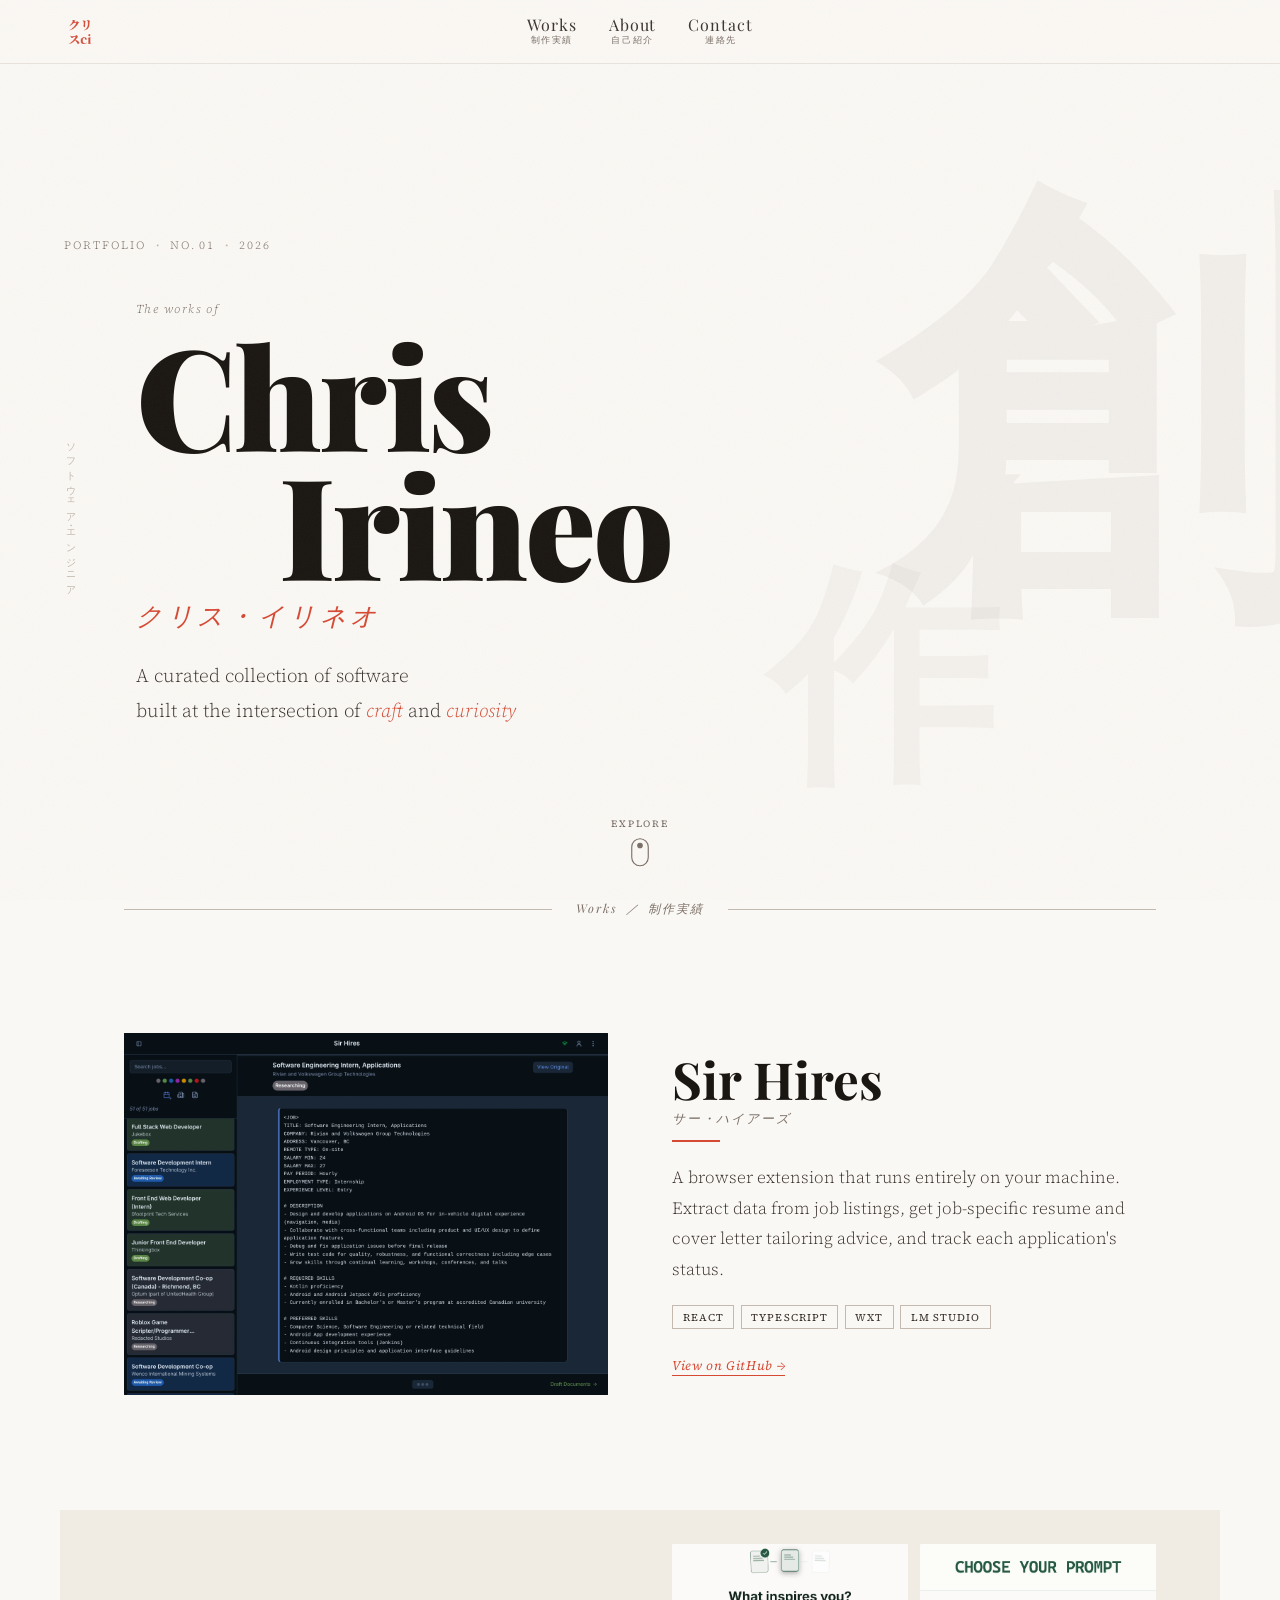
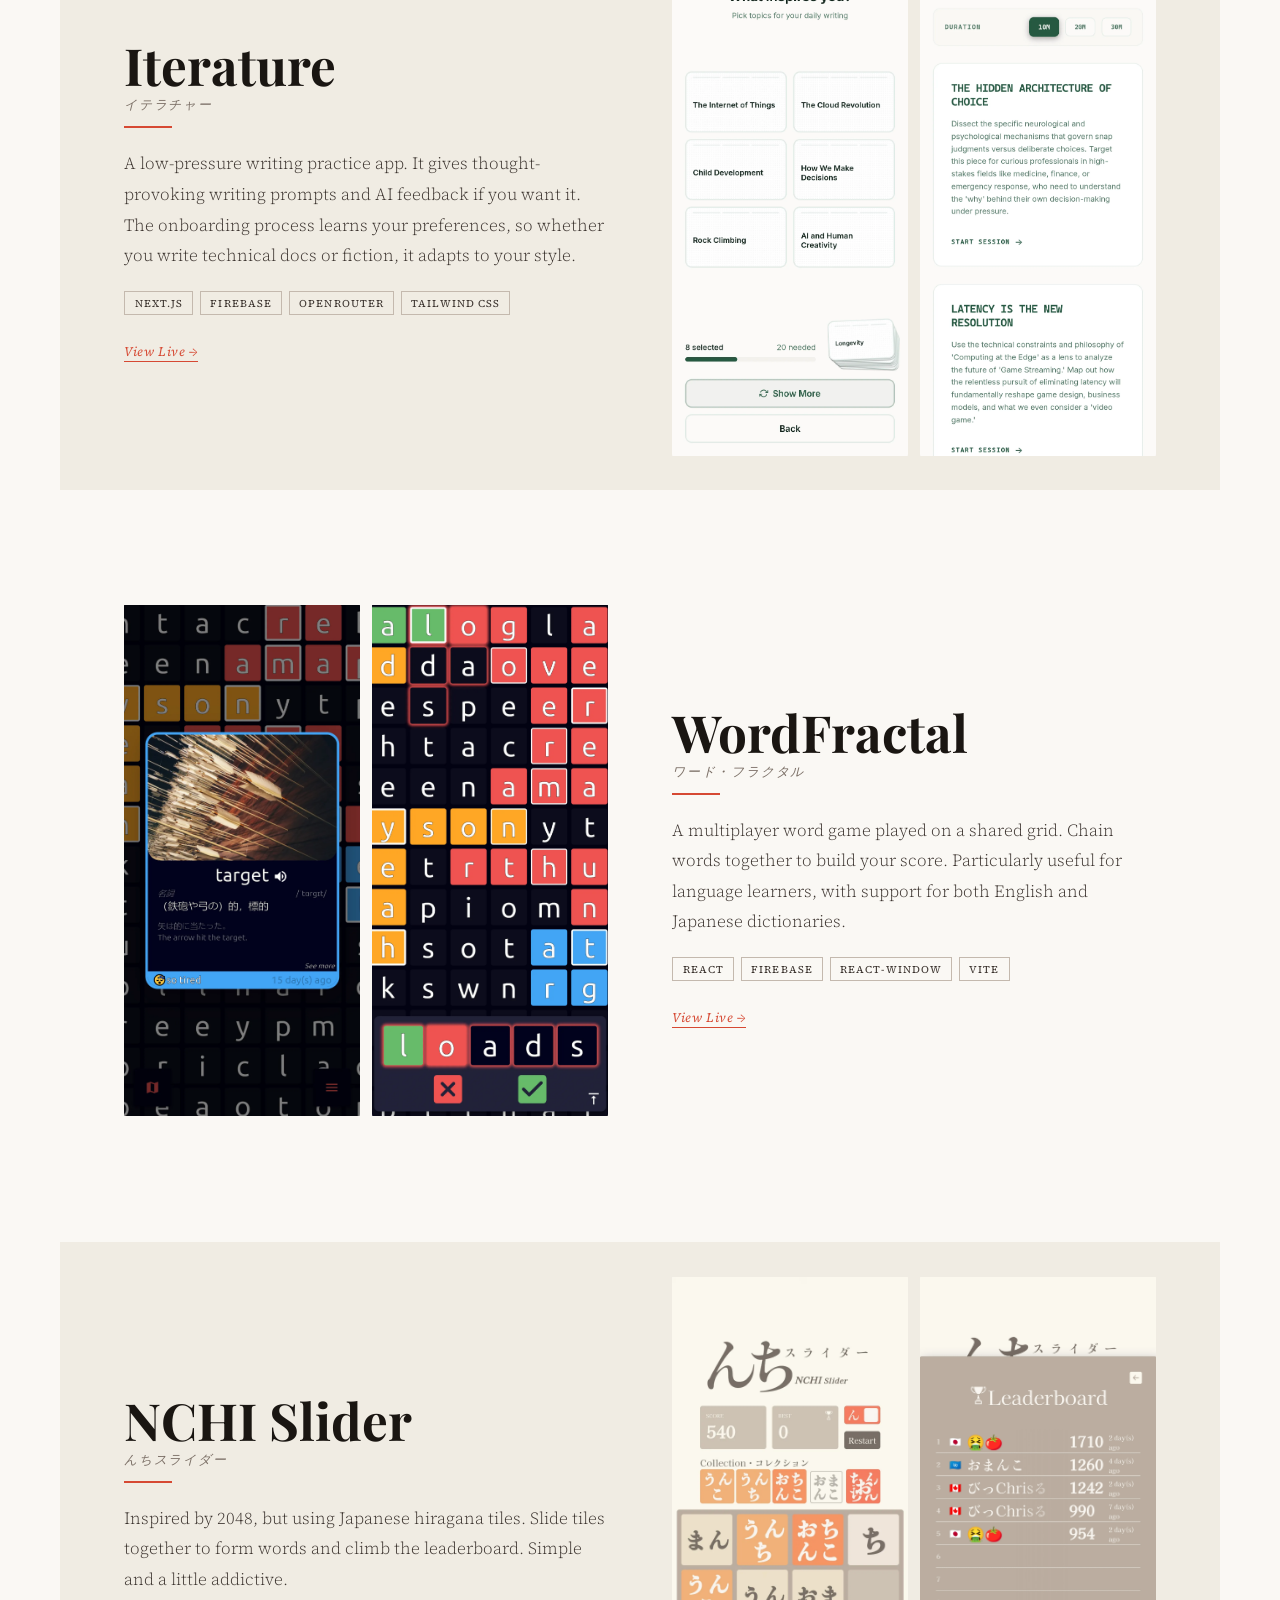
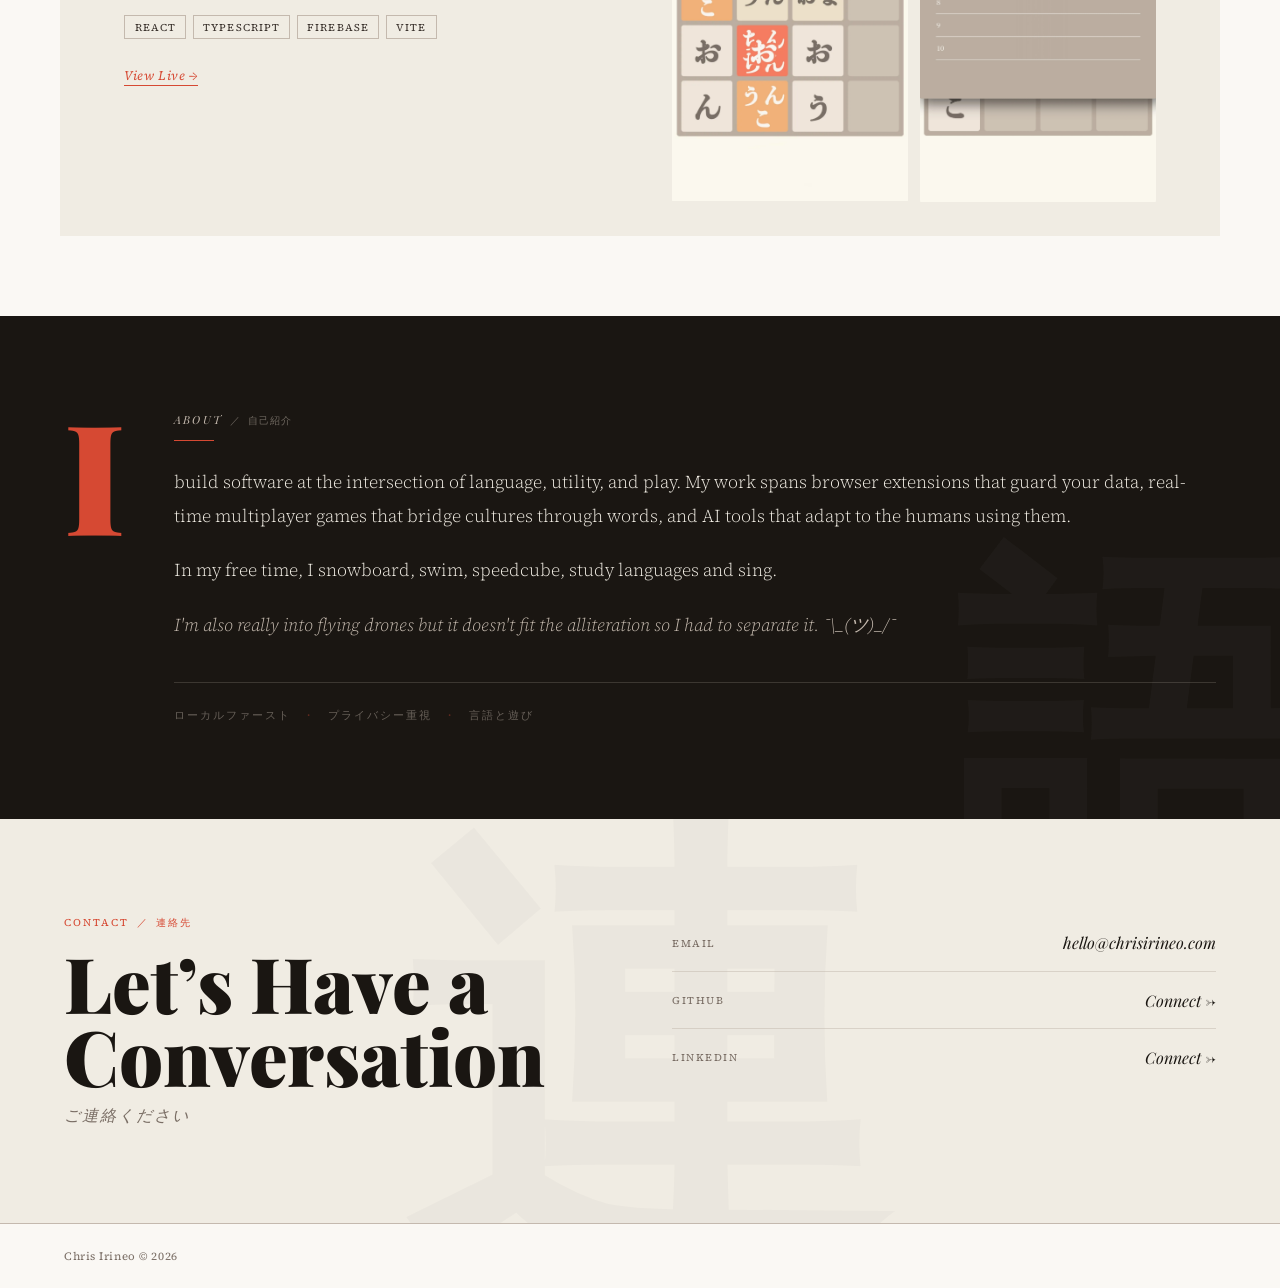
<file: index.html>
<!DOCTYPE html>
<html lang="en">
<head>
  <meta charset="UTF-8">
  <meta name="viewport" content="width=device-width, initial-scale=1.0">
  <meta name="description" content="Chris Irineo — Software developer. Selected works.">
  <meta name="theme-color" content="#faf8f4">
  <title>Chris Irineo Portfolio</title>
  <link rel="icon" type="image/x-icon" href="favicon.ico">
  <link rel="icon" type="image/webp" href="assets/favicon-192.webp">
  <link rel="apple-touch-icon" href="assets/favicon-192.webp">
  <link rel="preconnect" href="https://fonts.googleapis.com">
  <link rel="preconnect" href="https://fonts.gstatic.com" crossorigin>
  <link href="https://fonts.googleapis.com/css2?family=Playfair+Display:ital,wght@0,400;0,700;0,900;1,400;1,700&family=Source+Serif+4:ital,opsz,wght@0,8..60,300;0,8..60,400;1,8..60,400&display=swap" rel="stylesheet">
  <link rel="stylesheet" href="styles.css">
</head>
<body>

  <div class="paper-texture" aria-hidden="true"></div>

  <!-- Nav -->
  <nav class="nav" id="nav">
    <!-- Logo image -->
    <a href="#home" class="nav-logo" aria-label="クリス・イリネオ — home">
      <img src="assets/kurisu ci.png" alt="クリス・イリネオ" class="nav-logo-img">
    </a>

    <!-- Text links: kanji + English beneath -->
    <div class="nav-center">
      <ul class="nav-links" role="list">
        <li>
          <a href="#work" class="nav-link" data-section="work">
            <span class="nav-link-jp">Works</span>
            <span class="nav-link-en">制作実績</span>
          </a>
        </li>
        <li>
          <a href="#about" class="nav-link" data-section="about">
            <span class="nav-link-jp">About</span>
            <span class="nav-link-en">自己紹介</span>
          </a>
        </li>
        <li>
          <a href="#contact" class="nav-link" data-section="contact">
            <span class="nav-link-jp">Contact</span>
            <span class="nav-link-en">連絡先</span>
          </a>
        </li>
      </ul>
    </div>
  </nav>

  <!-- Hero -->
  <header id="home" class="hero">

    <!-- Large background kanji decoration -->
    <div class="hero-bg-kanji" aria-hidden="true">
      <span class="bg-kanji bg-kanji--1">創</span>
      <span class="bg-kanji bg-kanji--2">作</span>
    </div>

    <div class="hero-issue">
      <span class="issue-label">Portfolio</span>
      <span class="issue-sep">&nbsp;&bull;&nbsp;</span>
      <span class="issue-num">No.&thinsp;01</span>
      <span class="issue-sep">&nbsp;&bull;&nbsp;</span>
      <span class="issue-year">2026</span>
    </div>

    <div class="hero-body">
      <!-- Vertical Japanese text — always visible -->
      <div class="hero-left">
        <div class="hero-vtext">ソフトウェア・エンジニア</div>
      </div>

      <div class="hero-center">
        <p class="hero-eyebrow">The works of</p>

        <!-- Name with brush-stroke clip reveal -->
        <h1 class="hero-name">
          <span class="hero-name-line">Chris</span>
          <span class="hero-name-line hero-name-line--indent">Irineo</span>
        </h1>

        <!-- Katakana name beneath -->
        <p class="hero-kana-name" aria-label="Kurisu Irineо">クリス・イリネオ</p>

        <p class="hero-desc">
          A curated collection of software<br>
          built at the intersection of <em>craft</em> and <em>curiosity</em>
        </p>
      </div>
    </div>

    <!-- Explore indicator — bottom center -->
    <a href="#work" class="hero-explore">
      <span>Explore</span>
      <svg viewBox="0 0 24 40" fill="none" stroke="currentColor" stroke-width="1.5">
        <rect x="1" y="1" width="22" height="36" rx="11"/>
        <circle class="scroll-dot" cx="12" cy="10" r="3" fill="currentColor"/>
      </svg>
    </a>
  </header>

  <!-- Work -->
  <section id="work" class="work">
    <header class="work-header">
      <div class="work-header-rule"></div>
      <h2 class="work-header-title">Works&ensp;／&ensp;制作実績</h2>
      <div class="work-header-rule"></div>
    </header>

     <!-- Sir Hires -->
     <article class="spread reveal">
       <div class="spread-fig">
         <div class="spread-screenshots spread-screenshots--single">
           <picture>
             <source srcset="assets/sir-hires-1.webp" type="image/webp">
              <img src="assets/sir-hires-1.png" alt="Sir Hires browser extension interface" class="spread-screenshot">
            </picture>
          </div>
        </div>
      <div class="spread-text">
        <h3 class="spread-title">Sir Hires</h3>
        <p class="spread-title-jp" aria-hidden="true">サー・ハイアーズ</p>
        <div class="spread-rule"></div>
        <p class="spread-body">
          A browser extension that runs entirely on your machine. Extract data from job listings,
          get job-specific resume and cover letter tailoring advice, and track each application's status.
        </p>
        <ul class="spread-stack">
          <li>React</li><li>TypeScript</li><li>WXT</li><li>LM Studio</li>
        </ul>
        <a href="https://github.com/chriskevini/sir-hires" class="spread-link" target="_blank" rel="noopener">
          View on GitHub &rarr;
        </a>
      </div>
    </article>

     <!-- Iterature -->
     <article class="spread spread--flip reveal">
       <div class="spread-fig">
         <div class="spread-screenshots">
           <picture>
             <source srcset="assets/iterature-1.webp" type="image/webp">
             <img src="assets/iterature-1.png" alt="Iterature writing coach interface" class="spread-screenshot">
           </picture>
           <picture>
              <source srcset="assets/iterature-2.webp" type="image/webp">
              <img src="assets/iterature-2.png" alt="Iterature feedback interface" class="spread-screenshot">
            </picture>
          </div>
        </div>
      <div class="spread-text">
        <h3 class="spread-title">Iterature</h3>
        <p class="spread-title-jp" aria-hidden="true">イテラチャー</p>
        <div class="spread-rule"></div>
        <p class="spread-body">
          A low-pressure writing practice app. It gives thought-provoking writing prompts
          and AI feedback if you want it. The onboarding process learns your preferences,
          so whether you write technical docs or fiction, it adapts to your style.
        </p>
        <ul class="spread-stack">
          <li>Next.js</li><li>Firebase</li><li>OpenRouter</li><li>Tailwind CSS</li>
        </ul>
        <a href="https://iterature.app/" class="spread-link" target="_blank" rel="noopener">
          View Live &rarr;
        </a>
      </div>
    </article>

    <!-- WordFractal -->
    <article class="spread reveal">
      <div class="spread-fig">
        <div class="spread-screenshots">
          <picture>
            <source srcset="assets/word-fractal-1.webp" type="image/webp">
            <img src="assets/word-fractal-1.png" alt="WordFractal gameplay with word tiles" class="spread-screenshot spread-screenshot--main">
          </picture>
          <div class="spread-screenshots-secondary">
            <picture>
              <source srcset="assets/word-fractal-2.webp" type="image/webp">
               <img src="assets/word-fractal-2.png" alt="WordFractal word building" class="spread-screenshot">
             </picture>
           </div>
         </div>
       </div>
      <div class="spread-text">
        <h3 class="spread-title">WordFractal</h3>
        <p class="spread-title-jp" aria-hidden="true">ワード・フラクタル</p>
        <div class="spread-rule"></div>
        <p class="spread-body">
          A multiplayer word game played on a shared grid. Chain words together to build your score.
          Particularly useful for language learners, with support for both English and Japanese dictionaries.
        </p>
        <ul class="spread-stack">
          <li>React</li><li>Firebase</li><li>react-window</li><li>Vite</li>
        </ul>
        <a href="https://wordfractal.web.app/" class="spread-link" target="_blank" rel="noopener">
          View Live &rarr;
        </a>
      </div>
    </article>

     <!-- NCHI Slider -->
     <article class="spread spread--flip reveal">
       <div class="spread-fig">
         <div class="spread-screenshots">
           <picture>
             <source srcset="assets/nchi-slider-1.webp" type="image/webp">
             <img src="assets/nchi-slider-1.jpeg" alt="NCHI Slider gameplay" class="spread-screenshot">
           </picture>
           <picture>
             <source srcset="assets/nchi-slider-2.webp" type="image/webp">
              <img src="assets/nchi-slider-2.jpeg" alt="NCHI Slider word completion" class="spread-screenshot">
            </picture>
          </div>
        </div>
      <div class="spread-text">
        <h3 class="spread-title">NCHI Slider</h3>
        <p class="spread-title-jp" aria-hidden="true">んちスライダー</p>
        <div class="spread-rule"></div>
        <p class="spread-body">
          Inspired by 2048, but using Japanese hiragana tiles. Slide tiles together to form words
          and climb the leaderboard. Simple and a little addictive.
        </p>
        <ul class="spread-stack">
          <li>React</li><li>TypeScript</li><li>Firebase</li><li>Vite</li>
        </ul>
        <a href="https://nchislider.web.app/" class="spread-link" target="_blank" rel="noopener">
          View Live &rarr;
        </a>
      </div>
    </article>
  </section>

  <!-- About -->
  <section id="about" class="about">
    <div class="about-inner">
      <div class="about-dropcap-wrap">
        <span class="dropcap" aria-hidden="true">I</span>
      </div>
      <div class="about-text-col">
        <h2 class="about-heading">About&ensp;<span class="about-heading-jp">／&ensp;自己紹介</span></h2>
        <div class="about-rule"></div>
        <p class="about-body">
          build software at the intersection of language, utility, and play. My work
          spans browser extensions that guard your data, real-time multiplayer games that
          bridge cultures through words, and AI tools that adapt to the humans using them.
        </p>
        <p class="about-body">
          In my free time, I snowboard, swim, speedcube, study languages and sing.
        </p>
        <p class="about-body about-body--italic">
          I'm also really into flying drones but it doesn't fit the alliteration so I had to separate it.
          ¯\_(ツ)_/¯
        </p>
        <!-- Japanese colophon strip -->
        <div class="about-colophon" aria-hidden="true">
          <span>ローカルファースト</span>
          <span class="colophon-sep">・</span>
          <span>プライバシー重視</span>
          <span class="colophon-sep">・</span>
          <span>言語と遊び</span>
        </div>
      </div>
    </div>
  </section>

  <!-- Contact -->
  <section id="contact" class="contact">
    <div class="contact-inner">
      <div class="contact-left">
        <span class="contact-eyebrow">Contact&ensp;／&ensp;連絡先</span>
        <h2 class="contact-heading">Let&rsquo;s Have a<br>Conversation</h2>
        <p class="contact-jp" aria-hidden="true">ご連絡ください</p>
      </div>
      <div class="contact-right">
        <a href="mailto:hello@chrisirineo.com" class="contact-row">
          <span class="contact-row-label">Email</span>
          <span class="contact-row-value">hello@chrisirineo.com</span>
        </a>
        <div class="contact-sep"></div>
        <a href="https://github.com/chriskevini" class="contact-row" target="_blank" rel="noopener">
          <span class="contact-row-label">GitHub</span>
          <span class="contact-row-value">Connect &rarr;</span>
        </a>
        <div class="contact-sep"></div>
        <a href="https://www.linkedin.com/in/chris-irineo/" class="contact-row" target="_blank" rel="noopener">
          <span class="contact-row-label">LinkedIn</span>
          <span class="contact-row-value">Connect &rarr;</span>
        </a>
      </div>
    </div>
  </section>

  <footer class="footer">
    <span class="footer-left">Chris Irineo &copy; 2026</span>
  </footer>

  <script src="main.js"></script>
</body>
</html>
</file>
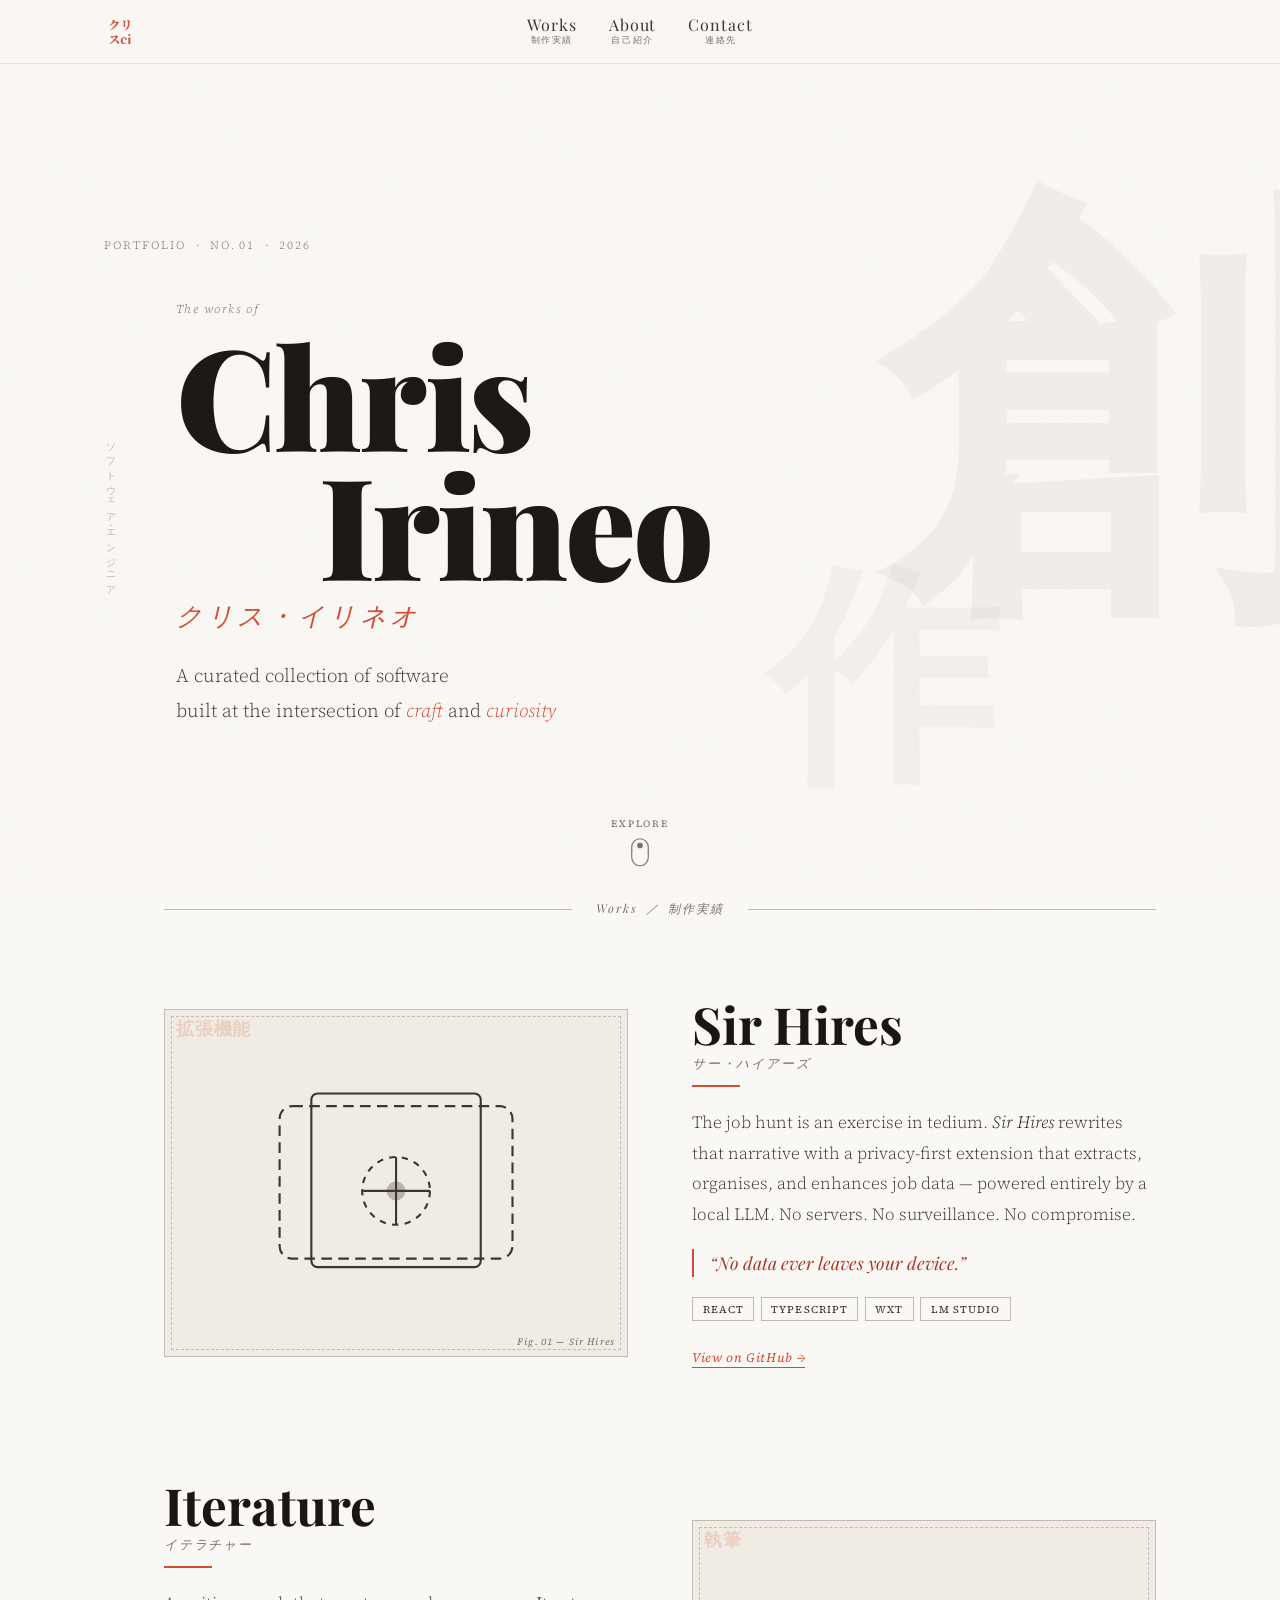
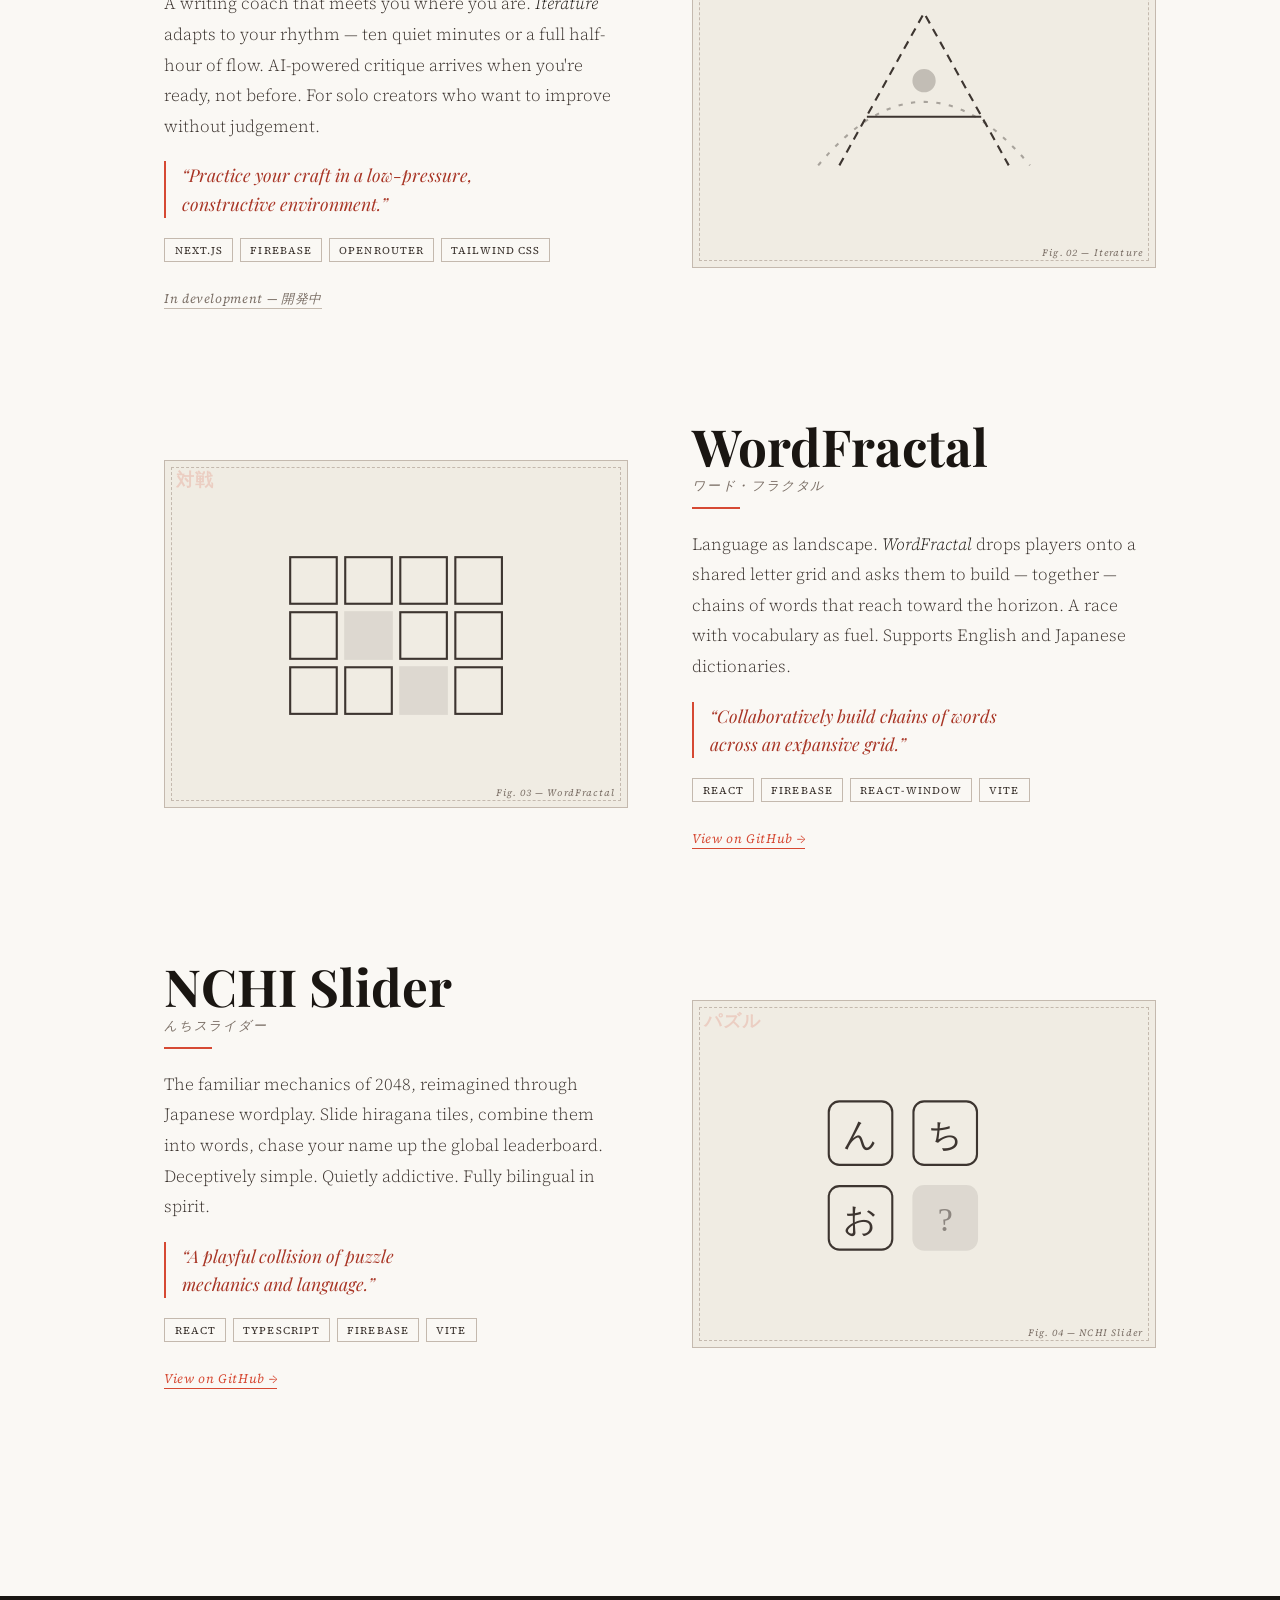
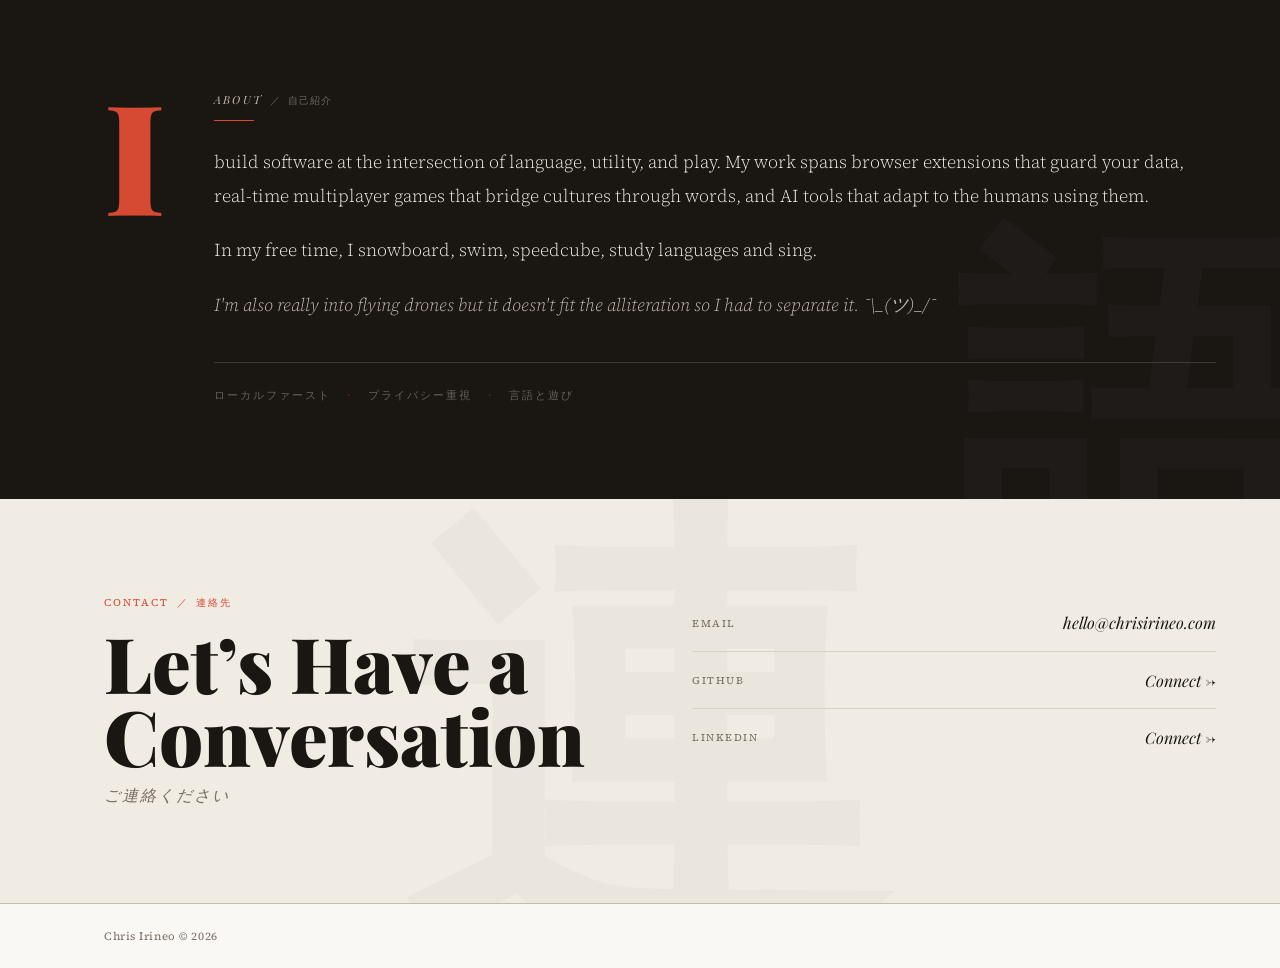
<file: 1/index.html>
<!DOCTYPE html>
<html lang="en">
<head>
  <meta charset="UTF-8">
  <meta name="viewport" content="width=device-width, initial-scale=1.0">
  <meta name="description" content="Chris Irineo — Software developer. Selected works.">
  <meta name="theme-color" content="#faf8f4">
  <title>クリス・イリネオ — Atelier</title>
  <link rel="preconnect" href="https://fonts.googleapis.com">
  <link rel="preconnect" href="https://fonts.gstatic.com" crossorigin>
  <link href="https://fonts.googleapis.com/css2?family=Playfair+Display:ital,wght@0,400;0,700;0,900;1,400;1,700&family=Source+Serif+4:ital,opsz,wght@0,8..60,300;0,8..60,400;1,8..60,400&display=swap" rel="stylesheet">
  <link rel="stylesheet" href="styles.css">
</head>
<body>

  <div class="paper-texture" aria-hidden="true"></div>

  <!-- Nav -->
  <nav class="nav" id="nav">
    <!-- Logo image -->
    <a href="#home" class="nav-logo" aria-label="クリス・イリネオ — home">
      <img src="../kurisu ci.png" alt="クリス・イリネオ" class="nav-logo-img">
    </a>

    <!-- Text links: kanji + English beneath -->
    <div class="nav-center">
      <ul class="nav-links" role="list">
        <li>
          <a href="#work" class="nav-link" data-section="work">
            <span class="nav-link-jp">Works</span>
            <span class="nav-link-en">制作実績</span>
          </a>
        </li>
        <li>
          <a href="#about" class="nav-link" data-section="about">
            <span class="nav-link-jp">About</span>
            <span class="nav-link-en">自己紹介</span>
          </a>
        </li>
        <li>
          <a href="#contact" class="nav-link" data-section="contact">
            <span class="nav-link-jp">Contact</span>
            <span class="nav-link-en">連絡先</span>
          </a>
        </li>
      </ul>
    </div>
  </nav>

  <!-- Hero -->
  <header id="home" class="hero">

    <!-- Large background kanji decoration -->
    <div class="hero-bg-kanji" aria-hidden="true">
      <span class="bg-kanji bg-kanji--1">創</span>
      <span class="bg-kanji bg-kanji--2">作</span>
    </div>

    <div class="hero-issue">
      <span class="issue-label">Portfolio</span>
      <span class="issue-sep">&nbsp;&bull;&nbsp;</span>
      <span class="issue-num">No.&thinsp;01</span>
      <span class="issue-sep">&nbsp;&bull;&nbsp;</span>
      <span class="issue-year">2026</span>
    </div>

    <div class="hero-body">
      <!-- Vertical Japanese text — always visible -->
      <div class="hero-left">
        <div class="hero-vtext">ソフトウェア・エンジニア</div>
      </div>

      <div class="hero-center">
        <p class="hero-eyebrow">The works of</p>

        <!-- Name with brush-stroke clip reveal -->
        <h1 class="hero-name">
          <span class="hero-name-line">Chris</span>
          <span class="hero-name-line hero-name-line--indent">Irineo</span>
        </h1>

        <!-- Katakana name beneath -->
        <p class="hero-kana-name" aria-label="Kurisu Irineо">クリス・イリネオ</p>

        <p class="hero-desc">
          A curated collection of software<br>
          built at the intersection of <em>craft</em> and <em>curiosity</em>
        </p>
      </div>
    </div>

    <!-- Explore indicator — bottom center -->
    <a href="#work" class="hero-explore">
      <span>Explore</span>
      <svg viewBox="0 0 24 40" fill="none" stroke="currentColor" stroke-width="1.5">
        <rect x="1" y="1" width="22" height="36" rx="11"/>
        <circle class="scroll-dot" cx="12" cy="10" r="3" fill="currentColor"/>
      </svg>
    </a>
  </header>

  <!-- Work -->
  <section id="work" class="work">
    <header class="work-header">
      <div class="work-header-rule"></div>
      <h2 class="work-header-title">Works&ensp;／&ensp;制作実績</h2>
      <div class="work-header-rule"></div>
    </header>

    <!-- Sir Hires -->
    <article class="spread reveal">
      <div class="spread-fig">
        <div class="spread-frame">
          <div class="spread-art">
            <svg viewBox="0 0 120 90" fill="none" stroke="currentColor" stroke-width="1">
              <rect x="5" y="10" width="110" height="72" rx="6" stroke-dasharray="5 3"/>
              <rect x="20" y="4" width="80" height="82" rx="3"/>
              <circle cx="60" cy="50" r="16" stroke-dasharray="3 3"/>
              <line x1="44" y1="50" x2="76" y2="50"/>
              <line x1="60" y1="34" x2="60" y2="66"/>
              <circle cx="60" cy="50" r="4" fill="currentColor" opacity=".3"/>
            </svg>
          </div>
          <span class="spread-figcaption">Fig.&thinsp;01 &mdash; Sir Hires</span>
          <!-- Japanese accent label -->
          <span class="spread-jp-label" aria-hidden="true">拡張機能</span>
        </div>
      </div>
      <div class="spread-text">
        <h3 class="spread-title">Sir Hires</h3>
        <p class="spread-title-jp" aria-hidden="true">サー・ハイアーズ</p>
        <div class="spread-rule"></div>
        <p class="spread-body">
          The job hunt is an exercise in tedium. <em>Sir Hires</em> rewrites that narrative
          with a privacy-first extension that extracts, organises, and enhances job data —
          powered entirely by a local LLM. No servers. No surveillance. No compromise.
        </p>
        <blockquote class="pullquote">
          &ldquo;No data ever leaves your device.&rdquo;
        </blockquote>
        <ul class="spread-stack">
          <li>React</li><li>TypeScript</li><li>WXT</li><li>LM Studio</li>
        </ul>
        <a href="https://github.com/chriskevini/sir-hires" class="spread-link" target="_blank" rel="noopener">
          View on GitHub &rarr;
        </a>
      </div>
    </article>

    <!-- Iterature -->
    <article class="spread spread--flip reveal">
      <div class="spread-fig">
        <div class="spread-frame">
          <div class="spread-art">
            <svg viewBox="0 0 120 90" fill="none" stroke="currentColor" stroke-width="1">
              <path d="M20 80 L60 8 L100 80" stroke-dasharray="4 3"/>
              <line x1="33" y1="57" x2="87" y2="57"/>
              <circle cx="60" cy="40" r="5" fill="currentColor" opacity=".25"/>
              <path d="M10 80 Q60 20 110 80" stroke-dasharray="2 4" opacity=".4"/>
            </svg>
          </div>
          <span class="spread-figcaption">Fig.&thinsp;02 &mdash; Iterature</span>
          <span class="spread-jp-label" aria-hidden="true">執筆</span>
        </div>
      </div>
      <div class="spread-text">
        <h3 class="spread-title">Iterature</h3>
        <p class="spread-title-jp" aria-hidden="true">イテラチャー</p>
        <div class="spread-rule"></div>
        <p class="spread-body">
          A writing coach that meets you where you are. <em>Iterature</em> adapts to your
          rhythm — ten quiet minutes or a full half-hour of flow. AI-powered critique arrives
          when you're ready, not before. For solo creators who want to improve without
          judgement.
        </p>
        <blockquote class="pullquote">
          &ldquo;Practice your craft in a low-pressure,<br>constructive environment.&rdquo;
        </blockquote>
        <ul class="spread-stack">
          <li>Next.js</li><li>Firebase</li><li>OpenRouter</li><li>Tailwind CSS</li>
        </ul>
        <span class="spread-link spread-link--dim">In development — 開発中</span>
      </div>
    </article>

    <!-- WordFractal -->
    <article class="spread reveal">
      <div class="spread-fig">
        <div class="spread-frame">
          <div class="spread-art">
            <svg viewBox="0 0 120 90" fill="none" stroke="currentColor" stroke-width="1">
              <rect x="10" y="10" width="22" height="22"/>
              <rect x="36" y="10" width="22" height="22"/>
              <rect x="62" y="10" width="22" height="22"/>
              <rect x="88" y="10" width="22" height="22"/>
              <rect x="10" y="36" width="22" height="22"/>
              <rect x="36" y="36" width="22" height="22" fill="currentColor" opacity=".1"/>
              <rect x="62" y="36" width="22" height="22"/>
              <rect x="88" y="36" width="22" height="22"/>
              <rect x="10" y="62" width="22" height="22"/>
              <rect x="36" y="62" width="22" height="22"/>
              <rect x="62" y="62" width="22" height="22" fill="currentColor" opacity=".1"/>
              <rect x="88" y="62" width="22" height="22"/>
            </svg>
          </div>
          <span class="spread-figcaption">Fig.&thinsp;03 &mdash; WordFractal</span>
          <span class="spread-jp-label" aria-hidden="true">対戦</span>
        </div>
      </div>
      <div class="spread-text">
        <h3 class="spread-title">WordFractal</h3>
        <p class="spread-title-jp" aria-hidden="true">ワード・フラクタル</p>
        <div class="spread-rule"></div>
        <p class="spread-body">
          Language as landscape. <em>WordFractal</em> drops players onto a shared letter grid
          and asks them to build — together — chains of words that reach toward the horizon.
          A race with vocabulary as fuel. Supports English and Japanese dictionaries.
        </p>
        <blockquote class="pullquote">
          &ldquo;Collaboratively build chains of words<br>across an expansive grid.&rdquo;
        </blockquote>
        <ul class="spread-stack">
          <li>React</li><li>Firebase</li><li>react-window</li><li>Vite</li>
        </ul>
        <a href="https://github.com/chriskevini/word-fractal" class="spread-link" target="_blank" rel="noopener">
          View on GitHub &rarr;
        </a>
      </div>
    </article>

    <!-- NCHI Slider -->
    <article class="spread spread--flip reveal">
      <div class="spread-fig">
        <div class="spread-frame">
          <div class="spread-art">
            <svg viewBox="0 0 120 90" fill="none" stroke="currentColor" stroke-width="1">
              <rect x="15" y="12" width="30" height="30" rx="5"/>
              <rect x="55" y="12" width="30" height="30" rx="5"/>
              <rect x="15" y="52" width="30" height="30" rx="5"/>
              <rect x="55" y="52" width="30" height="30" rx="5" fill="currentColor" opacity=".1"/>
              <text x="30" y="33" font-size="16" font-family="serif" fill="currentColor" text-anchor="middle" stroke="none">ん</text>
              <text x="70" y="33" font-size="16" font-family="serif" fill="currentColor" text-anchor="middle" stroke="none">ち</text>
              <text x="30" y="73" font-size="16" font-family="serif" fill="currentColor" text-anchor="middle" stroke="none">お</text>
              <text x="70" y="73" font-size="16" font-family="serif" fill="currentColor" text-anchor="middle" stroke="none" opacity=".5">?</text>
            </svg>
          </div>
          <span class="spread-figcaption">Fig.&thinsp;04 &mdash; NCHI Slider</span>
          <span class="spread-jp-label" aria-hidden="true">パズル</span>
        </div>
      </div>
      <div class="spread-text">
        <h3 class="spread-title">NCHI Slider</h3>
        <p class="spread-title-jp" aria-hidden="true">んちスライダー</p>
        <div class="spread-rule"></div>
        <p class="spread-body">
          The familiar mechanics of 2048, reimagined through Japanese wordplay. Slide
          hiragana tiles, combine them into words, chase your name up the global
          leaderboard. Deceptively simple. Quietly addictive. Fully bilingual in spirit.
        </p>
        <blockquote class="pullquote">
          &ldquo;A playful collision of puzzle<br>mechanics and language.&rdquo;
        </blockquote>
        <ul class="spread-stack">
          <li>React</li><li>TypeScript</li><li>Firebase</li><li>Vite</li>
        </ul>
        <a href="https://github.com/chriskevini/nchi-slider" class="spread-link" target="_blank" rel="noopener">
          View on GitHub &rarr;
        </a>
      </div>
    </article>
  </section>

  <!-- About -->
  <section id="about" class="about">
    <div class="about-inner">
      <div class="about-dropcap-wrap">
        <span class="dropcap" aria-hidden="true">I</span>
      </div>
      <div class="about-text-col">
        <h2 class="about-heading">About&ensp;<span class="about-heading-jp">／&ensp;自己紹介</span></h2>
        <div class="about-rule"></div>
        <p class="about-body">
          build software at the intersection of language, utility, and play. My work
          spans browser extensions that guard your data, real-time multiplayer games that
          bridge cultures through words, and AI tools that adapt to the humans using them.
        </p>
        <p class="about-body">
          In my free time, I snowboard, swim, speedcube, study languages and sing.
        </p>
        <p class="about-body about-body--italic">
          I'm also really into flying drones but it doesn't fit the alliteration so I had to separate it.
          ¯\_(ツ)_/¯
        </p>
        <!-- Japanese colophon strip -->
        <div class="about-colophon" aria-hidden="true">
          <span>ローカルファースト</span>
          <span class="colophon-sep">・</span>
          <span>プライバシー重視</span>
          <span class="colophon-sep">・</span>
          <span>言語と遊び</span>
        </div>
      </div>
    </div>
  </section>

  <!-- Contact -->
  <section id="contact" class="contact">
    <div class="contact-inner">
      <div class="contact-left">
        <span class="contact-eyebrow">Contact&ensp;／&ensp;連絡先</span>
        <h2 class="contact-heading">Let&rsquo;s Have a<br>Conversation</h2>
        <p class="contact-jp" aria-hidden="true">ご連絡ください</p>
      </div>
      <div class="contact-right">
        <a href="mailto:hello@chrisirineo.com" class="contact-row">
          <span class="contact-row-label">Email</span>
          <span class="contact-row-value">hello@chrisirineo.com</span>
        </a>
        <div class="contact-sep"></div>
        <a href="https://github.com/chriskevini" class="contact-row" target="_blank" rel="noopener">
          <span class="contact-row-label">GitHub</span>
          <span class="contact-row-value">Connect &rarr;</span>
        </a>
        <div class="contact-sep"></div>
        <a href="https://www.linkedin.com/in/chris-irineo/" class="contact-row" target="_blank" rel="noopener">
          <span class="contact-row-label">LinkedIn</span>
          <span class="contact-row-value">Connect &rarr;</span>
        </a>
      </div>
    </div>
  </section>

  <footer class="footer">
    <span class="footer-left">Chris Irineo &copy; 2026</span>
  </footer>

  <script src="main.js"></script>
</body>
</html>
</file>
<file: styles.css>
/* =============================================
   ATELIER — Japanese Editorial Portfolio
   Playfair Display + Source Serif 4
   Cream / Ink / Vermillion
   ============================================= */

:root {
  --cream:      #faf8f4;
  --cream-dark: #f0ece3;
  --ink:        #1a1612;
  --ink-mid:    #3d3530;
  --ink-light:  #7a6e65;
  --ink-faint:  #c4b9ae;
  --vermillion: #d64933;
  --vermillion-dark: #a83525;

  --font-display: 'Playfair Display', 'Georgia', serif;
  --font-body:    'Source Serif 4', 'Georgia', serif;

  --gutter: clamp(1.5rem, 5vw, 4rem);
  --max:    1160px;

  --ease: cubic-bezier(0.25, 0.46, 0.45, 0.94);
  --ease-out: cubic-bezier(0.16, 1, 0.3, 1);

  --screenshot-gap: 0.75rem;
}

/* Base */
*, *::before, *::after { box-sizing: border-box; margin: 0; padding: 0; }
html { 
  scroll-behavior: smooth; 
  font-size: 16px;
  /* Custom scrollbar styling */
  scrollbar-width: thin;
  scrollbar-color: var(--vermillion) var(--cream);
}
/* Webkit browsers (Chrome, Safari, Edge) */
html::-webkit-scrollbar {
  width: 10px;
}
html::-webkit-scrollbar-track {
  background: var(--cream);
}
html::-webkit-scrollbar-thumb {
  background: var(--vermillion);
  border-radius: 5px;
}
html::-webkit-scrollbar-thumb:hover {
  background: var(--vermillion-dark);
}
body {
  font-family: var(--font-body);
  background: var(--cream);
  color: var(--ink);
  -webkit-font-smoothing: antialiased;
  overflow-x: hidden;
}
a { color: inherit; text-decoration: none; }
ul { list-style: none; }

/* Paper texture */
.paper-texture {
  pointer-events: none;
  position: fixed;
  inset: 0;
  z-index: 9999;
  opacity: 0.04;
  background-image: url("data:image/svg+xml,%3Csvg xmlns='http://www.w3.org/2000/svg' width='300' height='300'%3E%3Cfilter id='n'%3E%3CfeTurbulence type='fractalNoise' baseFrequency='0.75' numOctaves='4' stitchTiles='stitch'/%3E%3C/filter%3E%3Crect width='300' height='300' filter='url(%23n)'/%3E%3C/svg%3E");
  background-repeat: repeat;
}

/* ── Vertical Japanese strip (hero-scoped, not fixed) ── */
.vertical-strip {
  position: absolute;
  top: 50%;
  left: 0;
  transform: translateY(-50%);
  z-index: 2;
  display: flex;
  flex-direction: column;
  align-items: center;
  gap: 0.25rem;
  padding: 1.5rem 0.6rem;
  background: var(--vermillion);
  writing-mode: vertical-rl;
}
.vertical-strip span {
  font-family: var(--font-display);
  font-size: 0.8rem;
  color: white;
  letter-spacing: 0.1em;
  writing-mode: vertical-rl;
  text-orientation: mixed;
}

/* ── Nav ── */
.nav {
  position: fixed;
  top: 0; left: 0; right: 0;
  z-index: 100;
  display: flex;
  align-items: center;
  justify-content: space-between;
  padding: 0 var(--gutter);
  height: 64px;
  /* Frosted glass */
  background: rgba(250, 248, 244, 0.82);
  backdrop-filter: blur(16px) saturate(1.4);
  -webkit-backdrop-filter: blur(16px) saturate(1.4);
  border-bottom: 1px solid rgba(196, 185, 174, 0.35);
  transition: background 0.3s, border-color 0.3s;
}

/* Logotype — PNG image */
.nav-logo {
  flex-shrink: 0;
  display: flex;
  align-items: center;
  justify-content: center;
}
.nav-logo-img {
  height: 32px;
  width: auto;
  transition: opacity 0.2s;
}
.nav-logo:hover .nav-logo-img { opacity: 0.72; }

/* Nav center: text links */
.nav-center {
  position: absolute;
  left: 50%;
  transform: translateX(-50%);
}
.nav-links {
  display: flex;
  gap: 2rem;
  align-items: center;
}
.nav-link {
  font-family: var(--font-display);
  display: flex;
  flex-direction: column;
  align-items: center;
  gap: 0.1rem;
  color: var(--ink-mid);
  position: relative;
  padding-bottom: 2px;
  transition: color 0.2s;
}
.nav-link-jp {
  font-size: 1rem;
  font-weight: 400;
  letter-spacing: 0.06em;
  line-height: 1;
}
.nav-link-en {
  font-size: 0.55rem;
  font-weight: 300;
  letter-spacing: 0.18em;
  text-transform: uppercase;
  color: var(--ink-light);
  line-height: 1;
}
.nav-link::after {
  content: '';
  position: absolute;
  bottom: -1px; left: 0; right: 0;
  height: 1px;
  background: var(--vermillion);
  transform: scaleX(0);
  transform-origin: left;
  transition: transform 0.25s var(--ease);
}
.nav-link:hover,
.nav-link.active {
  color: var(--ink);
}
.nav-link.active::after,
.nav-link:hover::after {
  transform: scaleX(1);
}


/* ── Hero ── */
.hero {
  min-height: 100vh;
  display: flex;
  flex-direction: column;
  justify-content: center;
  padding: 8rem var(--gutter) 4rem;
  position: relative;
  overflow: hidden;
}

/* Large background kanji — z-index below brush reveal */
.hero-bg-kanji {
  position: absolute;
  inset: 0;
  pointer-events: none;
  overflow: hidden;
  z-index: 0;
}
.bg-kanji {
  position: absolute;
  font-family: var(--font-display);
  font-weight: 900;
  color: var(--ink);
  opacity: 0;
  user-select: none;
}
.bg-kanji--1 {
  font-size: clamp(18rem, 35vw, 28rem);
  right: -3rem;
  top: 50%;
  transform: translateY(-58%);
  animation: kanjiDrift1 1.6s var(--ease-out) 0.4s forwards;
}
.bg-kanji--2 {
  font-size: clamp(10rem, 18vw, 16rem);
  right: 22vw;
  bottom: 4rem;
  animation: kanjiDrift2 1.8s var(--ease-out) 0.7s forwards;
}

@keyframes kanjiDrift1 {
  from { opacity: 0; transform: translateY(-52%) translateX(40px); }
  to   { opacity: 0.04; transform: translateY(-58%) translateX(0); }
}
@keyframes kanjiDrift2 {
  from { opacity: 0; transform: translateY(20px); }
  to   { opacity: 0.03; transform: translateY(0); }
}

/* Issue line */
.hero-issue {
  display: flex;
  align-items: center;
  font-family: var(--font-body);
  font-size: 0.7rem;
  font-weight: 300;
  letter-spacing: 0.18em;
  text-transform: uppercase;
  color: var(--ink-light);
  margin-bottom: 3rem;
  opacity: 0;
  animation: fadeUp 0.9s var(--ease) 0.1s forwards;
}
.issue-sep { margin: 0 0.4em; color: var(--ink-faint); }

/* Hero body grid */
.hero-body {
  display: grid;
  grid-template-columns: 2.5rem 1fr 5rem;
  gap: 2rem;
  align-items: center;
  max-width: var(--max);
  position: relative;
  z-index: 1;
}

/* Vertical Japanese text */
.hero-vtext {
  font-family: var(--font-body);
  font-size: 0.65rem;
  writing-mode: vertical-rl;
  letter-spacing: 0.2em;
  color: var(--ink-faint);
  transform: rotate(180deg);
  white-space: nowrap;
  opacity: 0;
  animation: fadeUp 1s var(--ease) 0.3s forwards;
}

.hero-center { text-align: left; position: relative; z-index: 1; isolation: isolate; }

.hero-eyebrow {
  font-size: 0.75rem;
  font-weight: 300;
  font-style: italic;
  letter-spacing: 0.12em;
  color: var(--ink-light);
  margin-bottom: 0.75rem;
  opacity: 0;
  animation: fadeUp 0.9s var(--ease) 0.2s forwards;
}

/* ── Hero name ── */
.hero-name {
  font-family: var(--font-display);
  font-size: clamp(4rem, 11vw, 9rem);
  font-weight: 900;
  line-height: 0.92;
  letter-spacing: -0.02em;
  color: var(--ink);
  margin-bottom: 0.6rem;
  opacity: 0;
  animation: fadeUp 0.9s var(--ease) 0.5s forwards;
}

/* Text rise on load */
.hero-name-line {
  display: block;
  position: relative;
  opacity: 0;
  animation: fadeUp 0.9s var(--ease-out) 0.55s forwards;
}
.hero-name-line--indent {
  padding-left: 1.5ch;
  animation: fadeUp 0.9s var(--ease-out) 0.75s forwards !important;
}

@keyframes brushWipe {
  0%   { transform: scaleX(0); }
  45%  { transform: scaleX(1); }
  100% { transform: scaleX(0); transform-origin: right center; }
}
/* Fix: change origin mid-animation via a two-step approach */
@keyframes brushWipe {
  0%        { transform: scaleX(0); transform-origin: left center; }
  50%       { transform: scaleX(1); transform-origin: left center; }
  50.001%   { transform: scaleX(1); transform-origin: right center; }
  100%      { transform: scaleX(0); transform-origin: right center; }
}

/* Katakana name subtitle */
.hero-kana-name {
  font-family: var(--font-display);
  font-size: clamp(1rem, 2.2vw, 1.6rem);
  font-weight: 400;
  font-style: italic;
  letter-spacing: 0.18em;
  color: var(--vermillion);
  margin-top: 0.4rem;
  margin-bottom: 1.5rem;
  opacity: 0;
  animation: fadeUp 0.9s var(--ease) 0.9s forwards;
}


.hero-desc {
  font-size: clamp(1rem, 2vw, 1.2rem);
  line-height: 1.8;
  font-weight: 300;
  color: var(--ink-mid);
  opacity: 0;
  animation: fadeUp 0.9s var(--ease) 1.1s forwards;
}
.hero-desc em { font-style: italic; color: var(--vermillion); }

.hero-right { display: none; }

/* ── Explore indicator (bottom center) ── */
.hero-explore {
  position: absolute;
  bottom: 2rem;
  left: 0;
  right: 0;
  margin-left: auto;
  margin-right: auto;
  width: fit-content;
  display: flex;
  flex-direction: column;
  align-items: center;
  justify-content: center;
  gap: 0.5rem;
  font-size: 0.6rem;
  letter-spacing: 0.18em;
  text-transform: uppercase;
  color: var(--ink-light);
  opacity: 0;
  animation: fadeUp 0.9s var(--ease) 1.3s forwards;
  transition: color 0.2s;
  z-index: 2;
  white-space: nowrap;
}
.hero-explore:hover { color: var(--vermillion); }
.hero-explore svg { width: 18px; height: 30px; }
.scroll-dot { animation: scrollBob 2s ease-in-out 2s infinite; }

/* ── Work ── */
.work {
  padding: 0;
}

.work-header {
  display: flex;
  align-items: center;
  gap: 1.5rem;
  max-width: var(--max);
  margin: 0 auto 5rem;
  padding: 0 var(--gutter);
}
.work-header-rule { flex: 1; height: 1px; background: var(--ink-faint); }
.work-header-title {
  font-family: var(--font-display);
  font-size: 0.75rem;
  font-weight: 400;
  font-style: italic;
  letter-spacing: 0.16em;
  color: var(--ink-light);
  white-space: nowrap;
}

/* ── Spreads ── */
.spread {
  display: grid;
  grid-template-columns: 1fr 1fr;
  gap: 4rem;
  align-items: center;
  max-width: var(--max);
  margin: 0 auto 7rem;
  padding: 0 var(--gutter);
  opacity: 0;
  transform: translateY(50px);
  transition: opacity 0.9s var(--ease), transform 0.9s var(--ease);
}
.spread.visible { opacity: 1; transform: none; }
.spread--flip { direction: rtl; }
.spread--flip > * { direction: ltr; }

/* Alternate background colors for visual separation */
.spread:nth-child(odd) {
  background: var(--cream-dark);
  padding: 2rem var(--gutter);
  margin-bottom: 5rem;
}
.spread:nth-child(even) {
  background: var(--cream);
  padding: 2rem var(--gutter);
  margin-bottom: 5rem;
}

/* Screenshot grid layout — desktop baseline (>900px) */
.spread-screenshots {
  display: grid;
  grid-template-columns: 1fr 1fr;
  gap: var(--screenshot-gap);
  width: 100%;
  max-height: 60vh;
  max-width: min(50vw, 60vh);
}
/* Single screenshot: full width, no forced square */
.spread-screenshots--single {
  grid-template-columns: 1fr;
  max-height: unset;
}
.spread-screenshot {
  width: 100%;
  height: 100%;
  object-fit: contain;
  border-radius: 4px;
}
/* WordFractal: main image spans both rows, secondary stacks beside it */
.spread-screenshot--main {
  grid-column: 1;
  grid-row: 1 / 3;
}
.spread-screenshots-secondary {
  grid-column: 2;
  grid-row: 1 / 3;
  display: flex;
  flex-direction: column;
  gap: var(--screenshot-gap);
}

.spread-fig {
  display: flex;
  align-items: center;
  justify-content: center;
  width: 100%;
}

.spread-title {
  font-family: var(--font-display);
  font-size: clamp(2rem, 4vw, 3.25rem);
  font-weight: 700;
  line-height: 1.05;
  color: var(--ink);
  margin-bottom: 0.2rem;
}

/* Katakana transliteration under title */
.spread-title-jp {
  font-family: var(--font-body);
  font-size: 0.8rem;
  font-style: italic;
  letter-spacing: 0.14em;
  color: var(--ink-light);
  margin-bottom: 0.75rem;
}

.spread-rule {
  width: 3rem;
  height: 2px;
  background: var(--vermillion);
  margin-bottom: 1.25rem;
}

.spread-body {
  font-size: 1.0625rem;
  line-height: 1.8;
  font-weight: 300;
  color: var(--ink-mid);
  margin-bottom: 1.25rem;
}
.spread-body em { font-style: italic; color: var(--ink); }

.pullquote {
  font-family: var(--font-display);
  font-style: italic;
  font-size: 1.1rem;
  line-height: 1.6;
  color: var(--vermillion-dark);
  border-left: 2px solid var(--vermillion);
  padding-left: 1rem;
  margin: 1.25rem 0;
}

.spread-stack {
  display: flex;
  flex-wrap: wrap;
  gap: 0.4rem;
  margin-bottom: 1.5rem;
}
.spread-stack li {
  font-size: 0.65rem;
  letter-spacing: 0.1em;
  text-transform: uppercase;
  border: 1px solid var(--ink-faint);
  padding: 0.25rem 0.6rem;
  color: var(--ink-mid);
  transition: border-color 0.2s, color 0.2s;
}
.spread:hover .spread-stack li {
  border-color: var(--ink-mid);
}

.spread-link {
  font-size: 0.8rem;
  font-style: italic;
  letter-spacing: 0.05em;
  color: var(--vermillion);
  border-bottom: 1px solid currentColor;
  padding-bottom: 1px;
  transition: color 0.2s, border-color 0.2s;
}
.spread-link:hover { color: var(--vermillion-dark); }
.spread-link--dim { color: var(--ink-light); border-color: var(--ink-faint); cursor: default; }

/* ── About ── */
.about {
  background: var(--ink);
  padding: 6rem var(--gutter);
  position: relative;
  overflow: hidden;
}

/* Large background kanji in about section */
.about::before {
  content: '語';
  position: absolute;
  right: -2rem;
  bottom: -4rem;
  font-family: var(--font-display);
  font-size: clamp(18rem, 28vw, 24rem);
  font-weight: 900;
  color: rgba(255,255,255,0.025);
  pointer-events: none;
  user-select: none;
  line-height: 1;
}

.about-inner {
  display: grid;
  grid-template-columns: auto 1fr;
  gap: 3rem;
  align-items: start;
  max-width: var(--max);
  margin: 0 auto;
  position: relative; z-index: 1;
}

.about-dropcap-wrap {
  display: flex;
  flex-direction: column;
  align-items: center;
  gap: 0.25rem;
}

.dropcap {
  font-family: var(--font-display);
  font-size: clamp(6rem, 12vw, 10rem);
  font-weight: 900;
  line-height: 0.8;
  color: var(--vermillion);
  display: block;
  user-select: none;
}


.about-heading {
  font-family: var(--font-display);
  font-size: 0.7rem;
  font-weight: 400;
  font-style: italic;
  letter-spacing: 0.2em;
  text-transform: uppercase;
  color: var(--ink-faint);
  margin-bottom: 0.75rem;
}
.about-heading-jp {
  font-style: normal;
  letter-spacing: 0.1em;
  color: rgba(196, 185, 174, 0.5);
  font-size: 0.65rem;
}

.about-rule {
  width: 2.5rem;
  height: 1px;
  background: var(--vermillion);
  margin-bottom: 1.5rem;
}
.about-body {
  font-size: 1.125rem;
  line-height: 1.9;
  font-weight: 300;
  color: var(--cream-dark);
  margin-bottom: 1.25rem;
}

/* First paragraph plain I on mobile (when dropcap is hidden) */
.about-body:first-of-type::before {
  content: 'I ';
  display: none;
}
@media (max-width: 900px) {
  .about-body:first-of-type::before {
    display: inline;
  }
}

.about-body--italic { font-style: italic; color: var(--ink-faint); }

/* Colophon strip */
.about-colophon {
  display: flex;
  align-items: center;
  gap: 0;
  margin-top: 2.5rem;
  padding-top: 1.5rem;
  border-top: 1px solid rgba(196, 185, 174, 0.2);
  font-family: var(--font-body);
  font-size: 0.7rem;
  letter-spacing: 0.18em;
  color: rgba(196, 185, 174, 0.45);
}
.colophon-sep {
  margin: 0 0.75rem;
  color: var(--vermillion);
  opacity: 0.4;
}

/* ── Contact ── */
.contact {
  padding: 6rem var(--gutter);
  background: var(--cream-dark);
  position: relative;
  overflow: hidden;
}
/* Decorative contact kanji */
.contact::before {
  content: '連';
  position: absolute;
  left: 50%;
  top: 50%;
  transform: translate(-50%, -50%);
  font-family: var(--font-display);
  font-size: clamp(20rem, 38vw, 32rem);
  font-weight: 900;
  color: rgba(26, 22, 18, 0.025);
  pointer-events: none;
  user-select: none;
  line-height: 1;
}

.contact-inner {
  display: grid;
  grid-template-columns: 1fr 1fr;
  gap: 4rem;
  align-items: start;
  max-width: var(--max);
  margin: 0 auto;
  position: relative; z-index: 1;
}
.contact-eyebrow {
  display: block;
  font-size: 0.65rem;
  letter-spacing: 0.2em;
  text-transform: uppercase;
  color: var(--vermillion);
  margin-bottom: 1rem;
}
.contact-heading {
  font-family: var(--font-display);
  font-size: clamp(3rem, 6vw, 5rem);
  font-weight: 900;
  line-height: 0.95;
  color: var(--ink);
  margin-bottom: 0.75rem;
}
.contact-jp {
  font-family: var(--font-display);
  font-size: 1rem;
  font-style: italic;
  letter-spacing: 0.12em;
  color: var(--ink-light);
}

.contact-row {
  display: flex;
  justify-content: space-between;
  align-items: center;
  padding: 1.1rem 0;
  transition: color 0.2s;
}
.contact-row:hover { color: var(--vermillion); }
.contact-row-label {
  font-size: 0.65rem;
  letter-spacing: 0.15em;
  text-transform: uppercase;
  color: var(--ink-light);
}

.contact-row-value {
  font-family: var(--font-display);
  font-style: italic;
  font-size: 1rem;
  color: var(--ink);
  transition: color 0.2s;
}
.contact-row:hover .contact-row-value { color: var(--vermillion); }
.contact-sep { height: 1px; background: var(--ink-faint); opacity: 0.5; }

/* ── Footer ── */
.footer {
  display: flex;
  justify-content: space-between;
  align-items: center;
  padding: 1.5rem var(--gutter);
  border-top: 1px solid var(--ink-faint);
  font-size: 0.7rem;
  letter-spacing: 0.05em;
  color: var(--ink-light);
}
.footer-left {
  flex: 1;
}
.footer-mid {
  flex: 1;
  text-align: center;
}
.footer-back {
  color: var(--vermillion);
  transition: opacity 0.2s;
}
.footer-back:hover { opacity: 0.7; }

/* ── Animations ── */
@keyframes fadeUp {
  from { opacity: 0; transform: translateY(24px); }
  to   { opacity: 1; transform: none; }
}
@keyframes scrollBob {
  0%, 100% { transform: translateY(0); }
  50%       { transform: translateY(8px); }
}

/* ── Responsive ── */
@media (max-width: 900px) {
  .spread, .spread--flip {
    grid-template-columns: 1fr;
    direction: ltr;
    gap: 2rem;
    margin-bottom: 4rem;
  }
  
  /* Screenshots: stacked above text, still 2-col side-by-side */
  .spread-screenshots {
    grid-template-columns: 1fr 1fr;
    gap: var(--screenshot-gap);
    max-height: 60vh;
    max-width: min(50vw, 60vh);
  }
  /* Single screenshot: full width, no forced square */
  .spread-screenshots--single {
    grid-template-columns: 1fr;
    max-height: unset;
  }
  /* Reset WordFractal row-spanning — no longer needed in single column */
  .spread-screenshot--main {
    grid-column: 1;
    grid-row: auto;
  }
  .spread-screenshots-secondary {
    grid-column: 2;
    grid-row: auto;
    flex-direction: column;
  }
  
  .contact-inner { grid-template-columns: 1fr; gap: 2.5rem; }
  .about-inner { grid-template-columns: 1fr; }
  .dropcap-wrap { display: none; }
  .dropcap { display: none; }
  .dropcap-jp { display: none; }
  .about-dropcap-wrap { display: none; }

  /* Keep hero-vtext visible on mobile — just make it horizontal */
  .hero-body {
    grid-template-columns: 1fr;
    gap: 0;
  }
  .hero-left {
    /* Show vertical text on mobile as horizontal, small, above title */
    order: -1;
    margin-bottom: 1rem;
  }
  .hero-vtext {
    writing-mode: horizontal-tb;
    transform: none;
    font-size: 0.6rem;
    letter-spacing: 0.22em;
    color: var(--ink-faint);
  }

  .vertical-strip { display: none; }
  .nav, .hero, .work-header, .spread, .about, .contact, .footer {
    padding-left: var(--gutter);
  }

  /* Nav: center links still show on mobile */
  .nav-center {
    position: static;
    transform: none;
  }
  .nav {
    display: flex;
    justify-content: space-between;
    align-items: center;
    gap: 1rem;
  }
  .nav-links { gap: 1.25rem; }
}

@media (max-width: 600px) {
  .hero-name { font-size: clamp(3rem, 16vw, 5rem); }
  .spread-title { font-size: 2rem; }
  .nav-link { font-size: 0.85rem; }
  .hero-kana-name { font-size: 1rem; }

  /* Mobile: screenshots take full width, no max-width constraint */
  .spread-screenshots {
    max-width: unset;
    max-height: 70vh;
  }
  /* Tighten screenshot gap on small screens */
  .spread-screenshots { gap: 0.5rem; }
}

/* ── Reduced motion ── */
@media (prefers-reduced-motion: reduce) {
  *, *::before, *::after {
    animation-duration: 0.01ms !important;
    transition-duration: 0.01ms !important;
  }
  html { scroll-behavior: auto; }
  /* Ensure everything is visible without animation */
  .hero-name-line { transform: none !important; }
  .bg-kanji { opacity: 0.04 !important; }
}
</file>
<file: 1/styles.css>
/* =============================================
   ATELIER — Japanese Editorial Portfolio
   Playfair Display + Source Serif 4
   Cream / Ink / Vermillion
   ============================================= */

:root {
  --cream:      #faf8f4;
  --cream-dark: #f0ece3;
  --ink:        #1a1612;
  --ink-mid:    #3d3530;
  --ink-light:  #7a6e65;
  --ink-faint:  #c4b9ae;
  --vermillion: #d64933;
  --vermillion-dark: #a83525;

  --font-display: 'Playfair Display', 'Georgia', serif;
  --font-body:    'Source Serif 4', 'Georgia', serif;

  --gutter: clamp(1.5rem, 5vw, 4rem);
  --max:    1160px;

  --ease: cubic-bezier(0.25, 0.46, 0.45, 0.94);
  --ease-out: cubic-bezier(0.16, 1, 0.3, 1);
}

/* Base */
*, *::before, *::after { box-sizing: border-box; margin: 0; padding: 0; }
html { 
  scroll-behavior: smooth; 
  font-size: 16px;
  /* Custom scrollbar styling */
  scrollbar-width: thin;
  scrollbar-color: var(--vermillion) var(--cream);
}
/* Webkit browsers (Chrome, Safari, Edge) */
html::-webkit-scrollbar {
  width: 10px;
}
html::-webkit-scrollbar-track {
  background: var(--cream);
}
html::-webkit-scrollbar-thumb {
  background: var(--vermillion);
  border-radius: 5px;
}
html::-webkit-scrollbar-thumb:hover {
  background: var(--vermillion-dark);
}
body {
  font-family: var(--font-body);
  background: var(--cream);
  color: var(--ink);
  -webkit-font-smoothing: antialiased;
  overflow-x: hidden;
}
a { color: inherit; text-decoration: none; }
ul { list-style: none; }

/* Paper texture */
.paper-texture {
  pointer-events: none;
  position: fixed;
  inset: 0;
  z-index: 9999;
  opacity: 0.04;
  background-image: url("data:image/svg+xml,%3Csvg xmlns='http://www.w3.org/2000/svg' width='300' height='300'%3E%3Cfilter id='n'%3E%3CfeTurbulence type='fractalNoise' baseFrequency='0.75' numOctaves='4' stitchTiles='stitch'/%3E%3C/filter%3E%3Crect width='300' height='300' filter='url(%23n)'/%3E%3C/svg%3E");
  background-repeat: repeat;
}

/* ── Vertical Japanese strip (hero-scoped, not fixed) ── */
.vertical-strip {
  position: absolute;
  top: 50%;
  left: 0;
  transform: translateY(-50%);
  z-index: 2;
  display: flex;
  flex-direction: column;
  align-items: center;
  gap: 0.25rem;
  padding: 1.5rem 0.6rem;
  background: var(--vermillion);
  writing-mode: vertical-rl;
}
.vertical-strip span {
  font-family: var(--font-display);
  font-size: 0.8rem;
  color: white;
  letter-spacing: 0.1em;
  writing-mode: vertical-rl;
  text-orientation: mixed;
}

/* ── Nav ── */
.nav {
  position: fixed;
  top: 0; left: 0; right: 0;
  z-index: 100;
  display: flex;
  align-items: center;
  justify-content: space-between;
  padding: 0 var(--gutter);
  padding-left: calc(var(--gutter) + 2.5rem);
  height: 64px;
  /* Frosted glass */
  background: rgba(250, 248, 244, 0.82);
  backdrop-filter: blur(16px) saturate(1.4);
  -webkit-backdrop-filter: blur(16px) saturate(1.4);
  border-bottom: 1px solid rgba(196, 185, 174, 0.35);
  transition: background 0.3s, border-color 0.3s;
}

/* Logotype — PNG image */
.nav-logo {
  flex-shrink: 0;
  display: flex;
  align-items: center;
  justify-content: center;
}
.nav-logo-img {
  height: 32px;
  width: auto;
  transition: opacity 0.2s;
}
.nav-logo:hover .nav-logo-img { opacity: 0.72; }

/* Nav center: text links */
.nav-center {
  position: absolute;
  left: 50%;
  transform: translateX(-50%);
}
.nav-links {
  display: flex;
  gap: 2rem;
  align-items: center;
}
.nav-link {
  font-family: var(--font-display);
  display: flex;
  flex-direction: column;
  align-items: center;
  gap: 0.1rem;
  color: var(--ink-mid);
  position: relative;
  padding-bottom: 2px;
  transition: color 0.2s;
}
.nav-link-jp {
  font-size: 1rem;
  font-weight: 400;
  letter-spacing: 0.06em;
  line-height: 1;
}
.nav-link-en {
  font-size: 0.55rem;
  font-weight: 300;
  letter-spacing: 0.18em;
  text-transform: uppercase;
  color: var(--ink-light);
  line-height: 1;
}
.nav-link::after {
  content: '';
  position: absolute;
  bottom: -1px; left: 0; right: 0;
  height: 1px;
  background: var(--vermillion);
  transform: scaleX(0);
  transform-origin: left;
  transition: transform 0.25s var(--ease);
}
.nav-link:hover,
.nav-link.active {
  color: var(--ink);
}
.nav-link.active::after,
.nav-link:hover::after {
  transform: scaleX(1);
}


/* ── Hero ── */
.hero {
  min-height: 100vh;
  display: flex;
  flex-direction: column;
  justify-content: center;
  padding: 8rem var(--gutter) 4rem;
  padding-left: calc(var(--gutter) + 2.5rem);
  position: relative;
  overflow: hidden;
}

/* Large background kanji — z-index below brush reveal */
.hero-bg-kanji {
  position: absolute;
  inset: 0;
  pointer-events: none;
  overflow: hidden;
  z-index: 0;
}
.bg-kanji {
  position: absolute;
  font-family: var(--font-display);
  font-weight: 900;
  color: var(--ink);
  opacity: 0;
  user-select: none;
}
.bg-kanji--1 {
  font-size: clamp(18rem, 35vw, 28rem);
  right: -3rem;
  top: 50%;
  transform: translateY(-58%);
  animation: kanjiDrift1 1.6s var(--ease-out) 0.4s forwards;
}
.bg-kanji--2 {
  font-size: clamp(10rem, 18vw, 16rem);
  right: 22vw;
  bottom: 4rem;
  animation: kanjiDrift2 1.8s var(--ease-out) 0.7s forwards;
}

@keyframes kanjiDrift1 {
  from { opacity: 0; transform: translateY(-52%) translateX(40px); }
  to   { opacity: 0.04; transform: translateY(-58%) translateX(0); }
}
@keyframes kanjiDrift2 {
  from { opacity: 0; transform: translateY(20px); }
  to   { opacity: 0.03; transform: translateY(0); }
}

/* Issue line */
.hero-issue {
  display: flex;
  align-items: center;
  font-family: var(--font-body);
  font-size: 0.7rem;
  font-weight: 300;
  letter-spacing: 0.18em;
  text-transform: uppercase;
  color: var(--ink-light);
  margin-bottom: 3rem;
  opacity: 0;
  animation: fadeUp 0.9s var(--ease) 0.1s forwards;
}
.issue-sep { margin: 0 0.4em; color: var(--ink-faint); }

/* Hero body grid */
.hero-body {
  display: grid;
  grid-template-columns: 2.5rem 1fr 5rem;
  gap: 2rem;
  align-items: center;
  max-width: var(--max);
  position: relative;
  z-index: 1;
}

/* Vertical Japanese text */
.hero-vtext {
  font-family: var(--font-body);
  font-size: 0.65rem;
  writing-mode: vertical-rl;
  letter-spacing: 0.2em;
  color: var(--ink-faint);
  transform: rotate(180deg);
  white-space: nowrap;
  opacity: 0;
  animation: fadeUp 1s var(--ease) 0.3s forwards;
}

.hero-center { text-align: left; position: relative; z-index: 1; isolation: isolate; }

.hero-eyebrow {
  font-size: 0.75rem;
  font-weight: 300;
  font-style: italic;
  letter-spacing: 0.12em;
  color: var(--ink-light);
  margin-bottom: 0.75rem;
  opacity: 0;
  animation: fadeUp 0.9s var(--ease) 0.2s forwards;
}

/* ── Hero name ── */
.hero-name {
  font-family: var(--font-display);
  font-size: clamp(4rem, 11vw, 9rem);
  font-weight: 900;
  line-height: 0.92;
  letter-spacing: -0.02em;
  color: var(--ink);
  margin-bottom: 0.6rem;
  opacity: 0;
  animation: fadeUp 0.9s var(--ease) 0.5s forwards;
}

/* Text rise on load */
.hero-name-line {
  display: block;
  position: relative;
  opacity: 0;
  animation: fadeUp 0.9s var(--ease-out) 0.55s forwards;
}
.hero-name-line--indent {
  padding-left: 1.5ch;
  animation: fadeUp 0.9s var(--ease-out) 0.75s forwards !important;
}

@keyframes brushWipe {
  0%   { transform: scaleX(0); }
  45%  { transform: scaleX(1); }
  100% { transform: scaleX(0); transform-origin: right center; }
}
/* Fix: change origin mid-animation via a two-step approach */
@keyframes brushWipe {
  0%        { transform: scaleX(0); transform-origin: left center; }
  50%       { transform: scaleX(1); transform-origin: left center; }
  50.001%   { transform: scaleX(1); transform-origin: right center; }
  100%      { transform: scaleX(0); transform-origin: right center; }
}

/* Katakana name subtitle */
.hero-kana-name {
  font-family: var(--font-display);
  font-size: clamp(1rem, 2.2vw, 1.6rem);
  font-weight: 400;
  font-style: italic;
  letter-spacing: 0.18em;
  color: var(--vermillion);
  margin-top: 0.4rem;
  margin-bottom: 1.5rem;
  opacity: 0;
  animation: fadeUp 0.9s var(--ease) 0.9s forwards;
}


.hero-desc {
  font-size: clamp(1rem, 2vw, 1.2rem);
  line-height: 1.8;
  font-weight: 300;
  color: var(--ink-mid);
  opacity: 0;
  animation: fadeUp 0.9s var(--ease) 1.1s forwards;
}
.hero-desc em { font-style: italic; color: var(--vermillion); }

.hero-right { display: none; }

/* ── Explore indicator (bottom center) ── */
.hero-explore {
  position: absolute;
  bottom: 2rem;
  left: 0;
  right: 0;
  margin-left: auto;
  margin-right: auto;
  width: fit-content;
  display: flex;
  flex-direction: column;
  align-items: center;
  justify-content: center;
  gap: 0.5rem;
  font-size: 0.6rem;
  letter-spacing: 0.18em;
  text-transform: uppercase;
  color: var(--ink-light);
  opacity: 0;
  animation: fadeUp 0.9s var(--ease) 1.3s forwards;
  transition: color 0.2s;
  z-index: 2;
  white-space: nowrap;
}
.hero-explore:hover { color: var(--vermillion); }
.hero-explore svg { width: 18px; height: 30px; }
.scroll-dot { animation: scrollBob 2s ease-in-out 2s infinite; }

/* ── Work ── */
.work { padding: 0 0 6rem; }

.work-header {
  display: flex;
  align-items: center;
  gap: 1.5rem;
  max-width: var(--max);
  margin: 0 auto 5rem;
  padding: 0 var(--gutter);
  padding-left: calc(var(--gutter) + 2.5rem);
}
.work-header-rule { flex: 1; height: 1px; background: var(--ink-faint); }
.work-header-title {
  font-family: var(--font-display);
  font-size: 0.75rem;
  font-weight: 400;
  font-style: italic;
  letter-spacing: 0.16em;
  color: var(--ink-light);
  white-space: nowrap;
}

/* ── Spreads ── */
.spread {
  display: grid;
  grid-template-columns: 1fr 1fr;
  gap: 4rem;
  align-items: center;
  max-width: var(--max);
  margin: 0 auto 7rem;
  padding: 0 var(--gutter);
  padding-left: calc(var(--gutter) + 2.5rem);
  opacity: 0;
  transform: translateY(50px);
  transition: opacity 0.9s var(--ease), transform 0.9s var(--ease);
}
.spread.visible { opacity: 1; transform: none; }
.spread--flip { direction: rtl; }
.spread--flip > * { direction: ltr; }

.spread-frame {
  position: relative;
  aspect-ratio: 4/3;
  border: 1px solid var(--ink-faint);
  background: var(--cream-dark);
  display: flex;
  align-items: center;
  justify-content: center;
  overflow: hidden;
  transition: border-color 0.3s;
}
.spread:hover .spread-frame { border-color: var(--ink-mid); }
.spread-frame::before {
  content: '';
  position: absolute;
  inset: 6px;
  border: 1px dashed var(--ink-faint);
  pointer-events: none;
  transition: border-color 0.3s;
}
.spread:hover .spread-frame::before { border-color: var(--vermillion); opacity: 0.5; }

.spread-art { width: 55%; color: var(--ink-mid); }
.spread-art svg { width: 100%; height: auto; }

.spread-figcaption {
  position: absolute;
  bottom: 0.5rem;
  right: 0.75rem;
  font-size: 0.6rem;
  letter-spacing: 0.12em;
  color: var(--ink-light);
  font-style: italic;
}

/* Japanese category label — top left of frame */
.spread-jp-label {
  position: absolute;
  top: 0.6rem;
  left: 0.7rem;
  font-family: var(--font-display);
  font-size: 1.1rem;
  font-weight: 700;
  color: var(--vermillion);
  opacity: 0.18;
  line-height: 1;
  letter-spacing: 0.04em;
  transition: opacity 0.3s;
}
.spread:hover .spread-jp-label { opacity: 0.45; }


.spread-title {
  font-family: var(--font-display);
  font-size: clamp(2rem, 4vw, 3.25rem);
  font-weight: 700;
  line-height: 1.05;
  color: var(--ink);
  margin-bottom: 0.2rem;
}

/* Katakana transliteration under title */
.spread-title-jp {
  font-family: var(--font-body);
  font-size: 0.8rem;
  font-style: italic;
  letter-spacing: 0.14em;
  color: var(--ink-light);
  margin-bottom: 0.75rem;
}

.spread-rule {
  width: 3rem;
  height: 2px;
  background: var(--vermillion);
  margin-bottom: 1.25rem;
}

.spread-body {
  font-size: 1.0625rem;
  line-height: 1.8;
  font-weight: 300;
  color: var(--ink-mid);
  margin-bottom: 1.25rem;
}
.spread-body em { font-style: italic; color: var(--ink); }

.pullquote {
  font-family: var(--font-display);
  font-style: italic;
  font-size: 1.1rem;
  line-height: 1.6;
  color: var(--vermillion-dark);
  border-left: 2px solid var(--vermillion);
  padding-left: 1rem;
  margin: 1.25rem 0;
}

.spread-stack {
  display: flex;
  flex-wrap: wrap;
  gap: 0.4rem;
  margin-bottom: 1.5rem;
}
.spread-stack li {
  font-size: 0.65rem;
  letter-spacing: 0.1em;
  text-transform: uppercase;
  border: 1px solid var(--ink-faint);
  padding: 0.25rem 0.6rem;
  color: var(--ink-mid);
  transition: border-color 0.2s, color 0.2s;
}
.spread:hover .spread-stack li {
  border-color: var(--ink-mid);
}

.spread-link {
  font-size: 0.8rem;
  font-style: italic;
  letter-spacing: 0.05em;
  color: var(--vermillion);
  border-bottom: 1px solid currentColor;
  padding-bottom: 1px;
  transition: color 0.2s, border-color 0.2s;
}
.spread-link:hover { color: var(--vermillion-dark); }
.spread-link--dim { color: var(--ink-light); border-color: var(--ink-faint); cursor: default; }

/* ── About ── */
.about {
  background: var(--ink);
  padding: 6rem var(--gutter);
  padding-left: calc(var(--gutter) + 2.5rem);
  position: relative;
  overflow: hidden;
}

/* Large background kanji in about section */
.about::before {
  content: '語';
  position: absolute;
  right: -2rem;
  bottom: -4rem;
  font-family: var(--font-display);
  font-size: clamp(18rem, 28vw, 24rem);
  font-weight: 900;
  color: rgba(255,255,255,0.025);
  pointer-events: none;
  user-select: none;
  line-height: 1;
}

.about-inner {
  display: grid;
  grid-template-columns: auto 1fr;
  gap: 3rem;
  align-items: start;
  max-width: var(--max);
  margin: 0 auto;
  position: relative; z-index: 1;
}

.about-dropcap-wrap {
  display: flex;
  flex-direction: column;
  align-items: center;
  gap: 0.25rem;
}

.dropcap {
  font-family: var(--font-display);
  font-size: clamp(6rem, 12vw, 10rem);
  font-weight: 900;
  line-height: 0.8;
  color: var(--vermillion);
  display: block;
  user-select: none;
}


.about-heading {
  font-family: var(--font-display);
  font-size: 0.7rem;
  font-weight: 400;
  font-style: italic;
  letter-spacing: 0.2em;
  text-transform: uppercase;
  color: var(--ink-faint);
  margin-bottom: 0.75rem;
}
.about-heading-jp {
  font-style: normal;
  letter-spacing: 0.1em;
  color: rgba(196, 185, 174, 0.5);
  font-size: 0.65rem;
}

.about-rule {
  width: 2.5rem;
  height: 1px;
  background: var(--vermillion);
  margin-bottom: 1.5rem;
}
.about-body {
  font-size: 1.125rem;
  line-height: 1.9;
  font-weight: 300;
  color: var(--cream-dark);
  margin-bottom: 1.25rem;
}
.about-body--italic { font-style: italic; color: var(--ink-faint); }

/* Colophon strip */
.about-colophon {
  display: flex;
  align-items: center;
  gap: 0;
  margin-top: 2.5rem;
  padding-top: 1.5rem;
  border-top: 1px solid rgba(196, 185, 174, 0.2);
  font-family: var(--font-body);
  font-size: 0.7rem;
  letter-spacing: 0.18em;
  color: rgba(196, 185, 174, 0.45);
}
.colophon-sep {
  margin: 0 0.75rem;
  color: var(--vermillion);
  opacity: 0.4;
}

/* ── Contact ── */
.contact {
  padding: 6rem var(--gutter);
  padding-left: calc(var(--gutter) + 2.5rem);
  background: var(--cream-dark);
  position: relative;
  overflow: hidden;
}
/* Decorative contact kanji */
.contact::before {
  content: '連';
  position: absolute;
  left: 50%;
  top: 50%;
  transform: translate(-50%, -50%);
  font-family: var(--font-display);
  font-size: clamp(20rem, 38vw, 32rem);
  font-weight: 900;
  color: rgba(26, 22, 18, 0.025);
  pointer-events: none;
  user-select: none;
  line-height: 1;
}

.contact-inner {
  display: grid;
  grid-template-columns: 1fr 1fr;
  gap: 4rem;
  align-items: start;
  max-width: var(--max);
  margin: 0 auto;
  position: relative; z-index: 1;
}
.contact-eyebrow {
  display: block;
  font-size: 0.65rem;
  letter-spacing: 0.2em;
  text-transform: uppercase;
  color: var(--vermillion);
  margin-bottom: 1rem;
}
.contact-heading {
  font-family: var(--font-display);
  font-size: clamp(3rem, 6vw, 5rem);
  font-weight: 900;
  line-height: 0.95;
  color: var(--ink);
  margin-bottom: 0.75rem;
}
.contact-jp {
  font-family: var(--font-display);
  font-size: 1rem;
  font-style: italic;
  letter-spacing: 0.12em;
  color: var(--ink-light);
}

.contact-row {
  display: flex;
  justify-content: space-between;
  align-items: center;
  padding: 1.1rem 0;
  transition: color 0.2s;
}
.contact-row:hover { color: var(--vermillion); }
.contact-row-label {
  font-size: 0.65rem;
  letter-spacing: 0.15em;
  text-transform: uppercase;
  color: var(--ink-light);
}

.contact-row-value {
  font-family: var(--font-display);
  font-style: italic;
  font-size: 1rem;
  color: var(--ink);
  transition: color 0.2s;
}
.contact-row:hover .contact-row-value { color: var(--vermillion); }
.contact-sep { height: 1px; background: var(--ink-faint); opacity: 0.5; }

/* ── Footer ── */
.footer {
  display: flex;
  justify-content: space-between;
  align-items: center;
  padding: 1.5rem var(--gutter);
  padding-left: calc(var(--gutter) + 2.5rem);
  border-top: 1px solid var(--ink-faint);
  font-size: 0.7rem;
  letter-spacing: 0.05em;
  color: var(--ink-light);
}
.footer-left {
  flex: 1;
}
.footer-mid {
  flex: 1;
  text-align: center;
}
.footer-back {
  color: var(--vermillion);
  transition: opacity 0.2s;
}
.footer-back:hover { opacity: 0.7; }

/* ── Animations ── */
@keyframes fadeUp {
  from { opacity: 0; transform: translateY(24px); }
  to   { opacity: 1; transform: none; }
}
@keyframes scrollBob {
  0%, 100% { transform: translateY(0); }
  50%       { transform: translateY(8px); }
}

/* ── Responsive ── */
@media (max-width: 900px) {
  .spread, .spread--flip {
    grid-template-columns: 1fr;
    direction: ltr;
    gap: 2rem;
    margin-bottom: 4rem;
  }
  .contact-inner { grid-template-columns: 1fr; gap: 2.5rem; }
  .about-inner { grid-template-columns: 1fr; }
  .dropcap-wrap { display: none; }
  .dropcap { display: none; }
  .dropcap-jp { display: none; }
  .about-dropcap-wrap { display: none; }

  /* Keep hero-vtext visible on mobile — just make it horizontal */
  .hero-body {
    grid-template-columns: 1fr;
    gap: 0;
  }
  .hero-left {
    /* Show vertical text on mobile as horizontal, small, above title */
    order: -1;
    margin-bottom: 1rem;
  }
  .hero-vtext {
    writing-mode: horizontal-tb;
    transform: none;
    font-size: 0.6rem;
    letter-spacing: 0.22em;
    color: var(--ink-faint);
  }

  .vertical-strip { display: none; }
  .nav, .hero, .work-header, .spread, .about, .contact, .footer {
    padding-left: var(--gutter);
  }

  /* Nav: center links still show on mobile */
  .nav-center {
    position: static;
    transform: none;
  }
  .nav {
    display: flex;
    justify-content: space-between;
    align-items: center;
    gap: 1rem;
  }
  .nav-links { gap: 1.25rem; }
}

@media (max-width: 600px) {
  .hero-name { font-size: clamp(3rem, 16vw, 5rem); }
  .spread-title { font-size: 2rem; }
  .nav-link { font-size: 0.85rem; }
  .hero-kana-name { font-size: 1rem; }
}

/* ── Reduced motion ── */
@media (prefers-reduced-motion: reduce) {
  *, *::before, *::after {
    animation-duration: 0.01ms !important;
    transition-duration: 0.01ms !important;
  }
  html { scroll-behavior: auto; }
  /* Ensure everything is visible without animation */
  .hero-name-line { transform: none !important; }
  .bg-kanji { opacity: 0.04 !important; }
}
</file>
